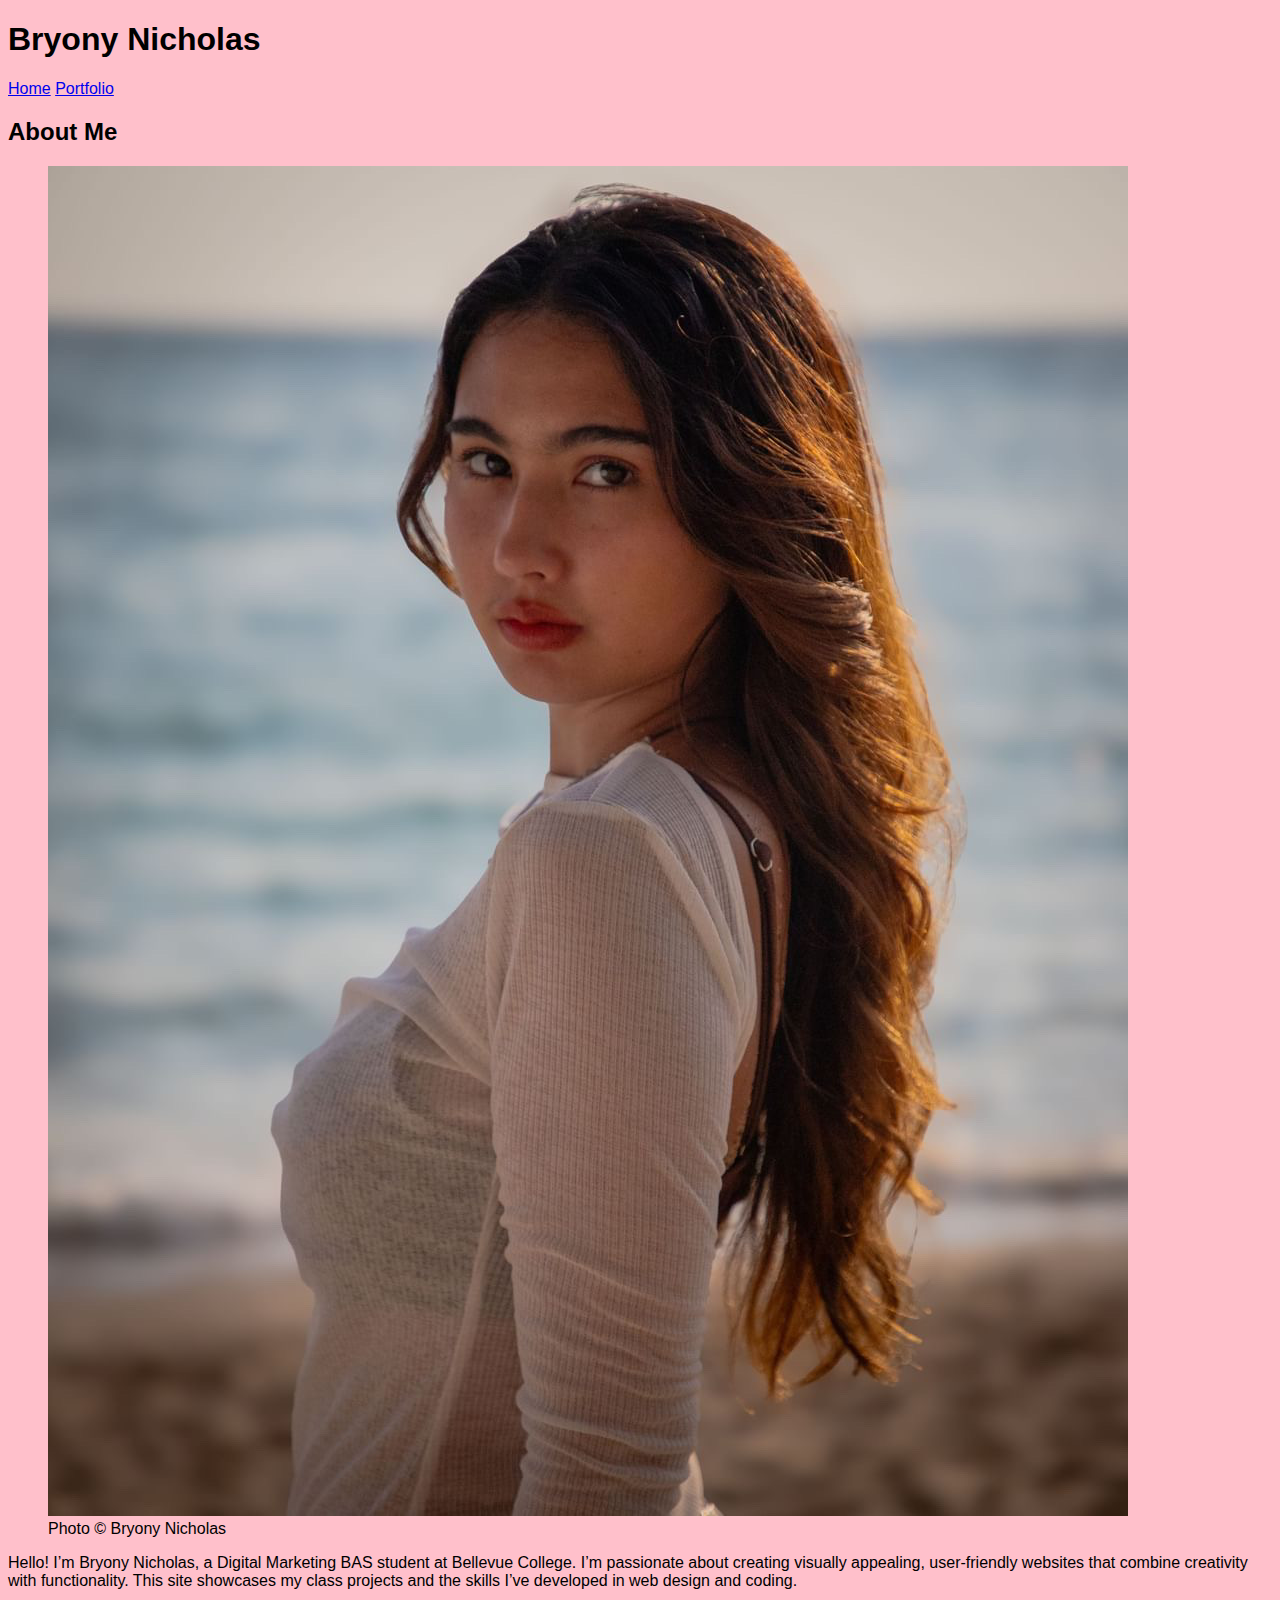
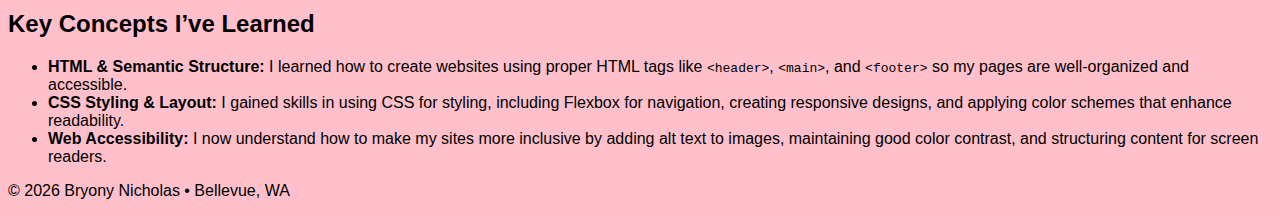
<file: index.html>
<!DOCTYPE html>
<html lang="en">
<head>
    <meta charset="UTF-8">
    <meta name="viewport" content="width=device-width, initial-scale=1.0">
    <title>Bryony Nicholas - Home</title>
    <meta name="description" content="Bryony Nicholas — Digital Marketing BAS student at Bellevue College. Portfolio, web projects, and key concepts learned.">
    <link href="https://fonts.googleapis.com/css2?family=Poppins:wght@300;400;600&display=swap" rel="stylesheet">
    <link rel="stylesheet" href="style.css">
</head>
<body>
    <header>
        <h1>Bryony Nicholas</h1>
        <nav>
            <a href="index.html" class="nav-btn">Home</a>
            <a href="portfolio.html" class="nav-btn">Portfolio</a>
        </nav>
    </header>

    <main>
        <section class="intro readable">
            <h2>About Me</h2>
            <figure>
                <img src="bryony.JPG" alt="Portrait of Bryony Nicholas smiling" class="profile-pic">
                <figcaption>Photo &copy; Bryony Nicholas</figcaption>
            </figure>
            <p>Hello! I’m Bryony Nicholas, a Digital Marketing BAS student at Bellevue College.  
            I’m passionate about creating visually appealing, user-friendly websites that combine creativity with functionality.  
            This site showcases my class projects and the skills I’ve developed in web design and coding.</p>
        </section>

        <section class="concepts readable">
            <h2>Key Concepts I’ve Learned</h2>
            <ul>
                <li><strong>HTML & Semantic Structure:</strong> I learned how to create websites using proper HTML tags like <code>&lt;header&gt;</code>, <code>&lt;main&gt;</code>, and <code>&lt;footer&gt;</code> so my pages are well-organized and accessible.</li>
                <li><strong>CSS Styling & Layout:</strong> I gained skills in using CSS for styling, including Flexbox for navigation, creating responsive designs, and applying color schemes that enhance readability.</li>
                <li><strong>Web Accessibility:</strong> I now understand how to make my sites more inclusive by adding alt text to images, maintaining good color contrast, and structuring content for screen readers.</li>
            </ul>
        </section>
    </main>

    <footer>
        <p>&copy; <span id="year"></span> Bryony Nicholas • Bellevue, WA</p>
        <script>document.getElementById('year').textContent = new Date().getFullYear();</script>
    </footer>
</body>
</html>
</file>
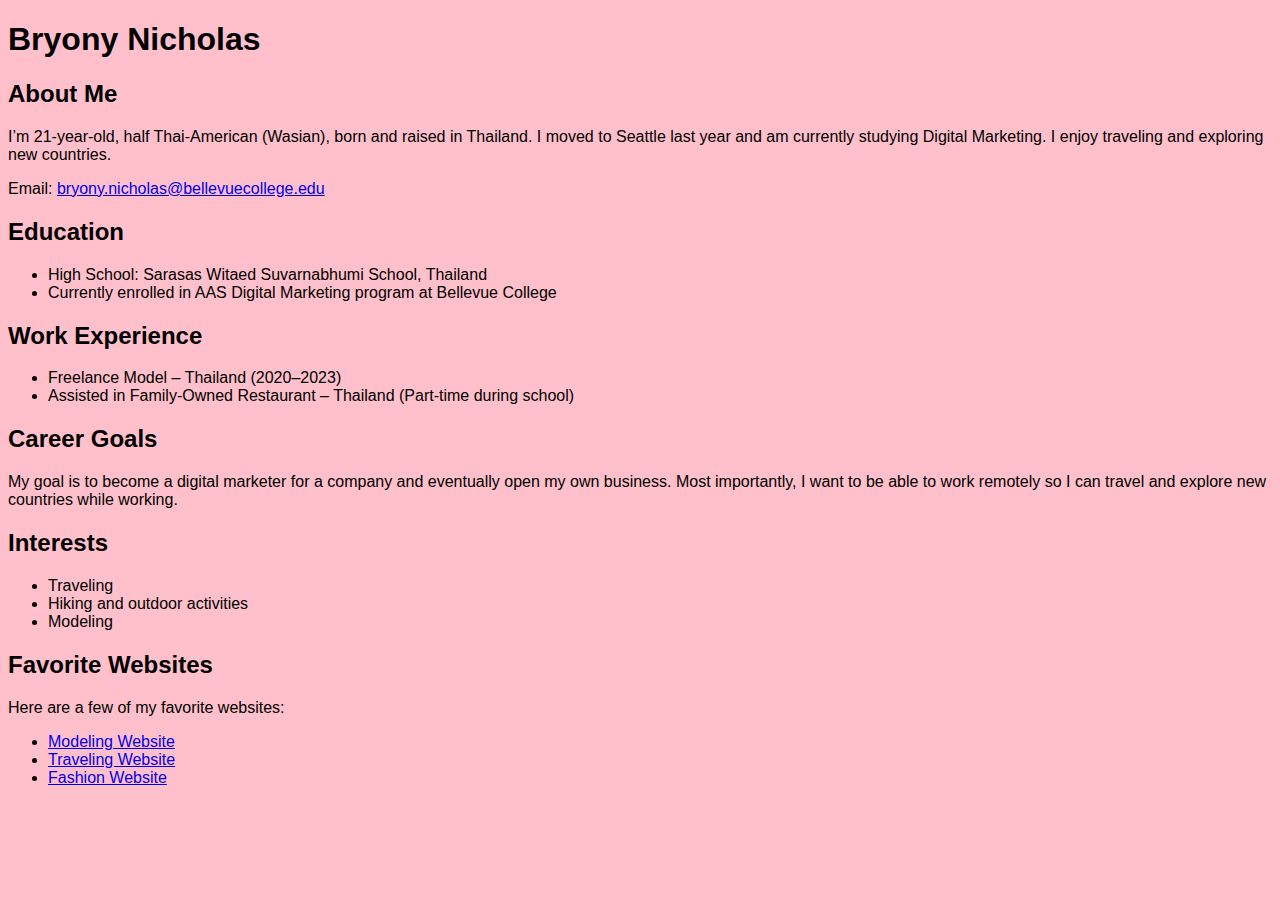
<file: project1/index.html>
<!DOCTYPE html>
<html lang="en">
    <head>
        <meta charset="UTF-8" />
        <title>Bryony Nicholas</title>
        <link rel="stylesheet" href="style.css">
    </head>
    <body>
          <header>
        <h1>Bryony Nicholas</h1>
    </header>

    <section>
        <h2>About Me</h2>
        <p>
            I’m 21-year-old, half Thai-American (Wasian), born and raised in Thailand. I moved to Seattle last year and am currently studying Digital Marketing. I enjoy traveling and exploring new countries.
        </p>
        <p>Email: <a href="mailto:bryony.nicholas@bellevuecollege.edu">bryony.nicholas@bellevuecollege.edu</a></p>
    </section>

    <section>
        <h2>Education</h2>
        <ul>
            <li>High School: Sarasas Witaed Suvarnabhumi School, Thailand</li>
            <li>Currently enrolled in AAS Digital Marketing program at Bellevue College</li>
        </ul>
    </section> 
    <section>
        <h2>Work Experience</h2>
        <ul>
            <li>Freelance Model – Thailand (2020–2023)</li>
            <li>Assisted in Family-Owned Restaurant – Thailand (Part-time during school)</li>
            </ul>
    </section>
    <section>
        <h2>Career Goals</h2>
        <p>
            My goal is to become a digital marketer for a company and eventually open my own business. Most importantly, I want to be able to work remotely so I can travel and explore new countries while working.
        </p>
    </section>
    <section>
        <h2>Interests</h2>
        <ul>
            <li>Traveling</li>
            <li>Hiking and outdoor activities</li>
            <li>Modeling</li>
        </ul>
    </section>
    <section>
        <h2>Favorite Websites</h2>
        <p>Here are a few of my favorite websites:</p>
           <ul>
            <li><a href="https://www.models.com" target="_blank">Modeling Website</a></li>
            <li><a href="https://www.lonelyplanet.com" target="_blank">Traveling Website</a></li>
            <li><a href="https://www.vogue.com" target="_blank">Fashion Website</a></li>
        </ul>
        </section>
        </body>
</html>
</file>
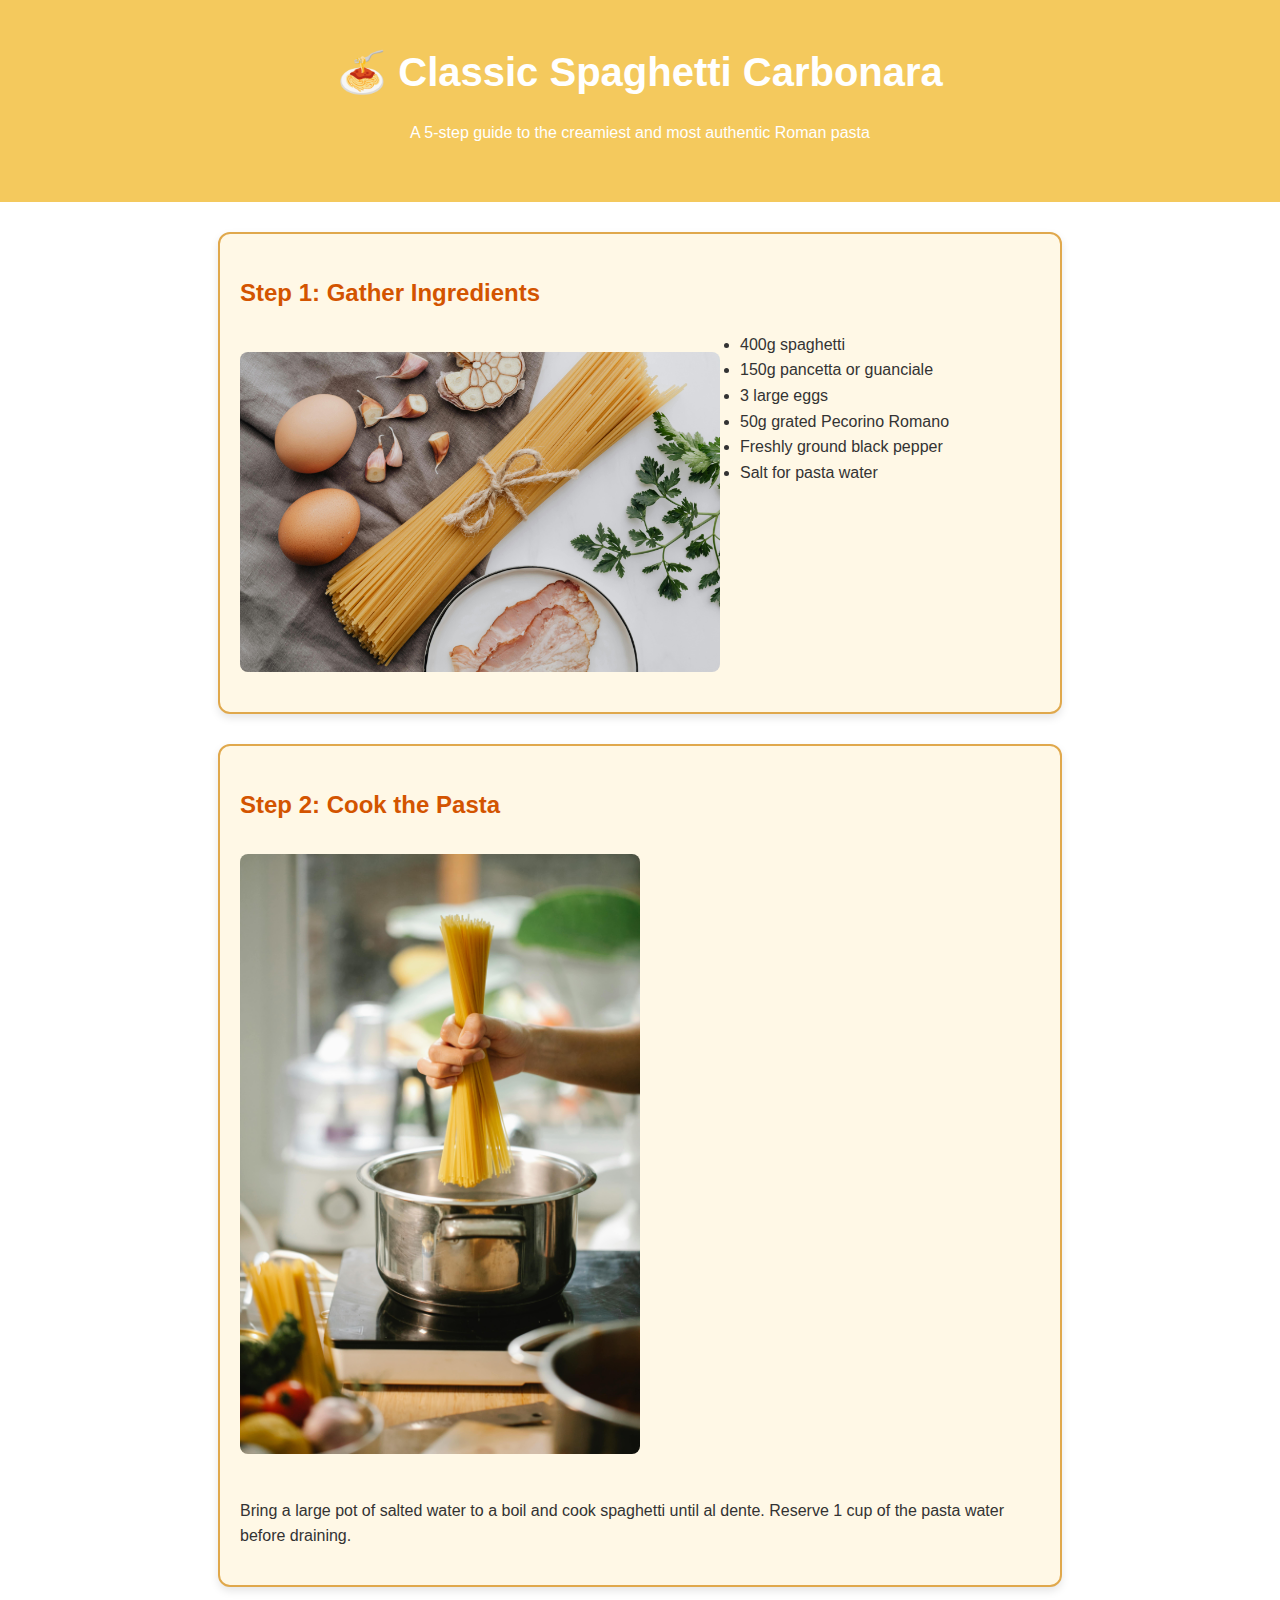
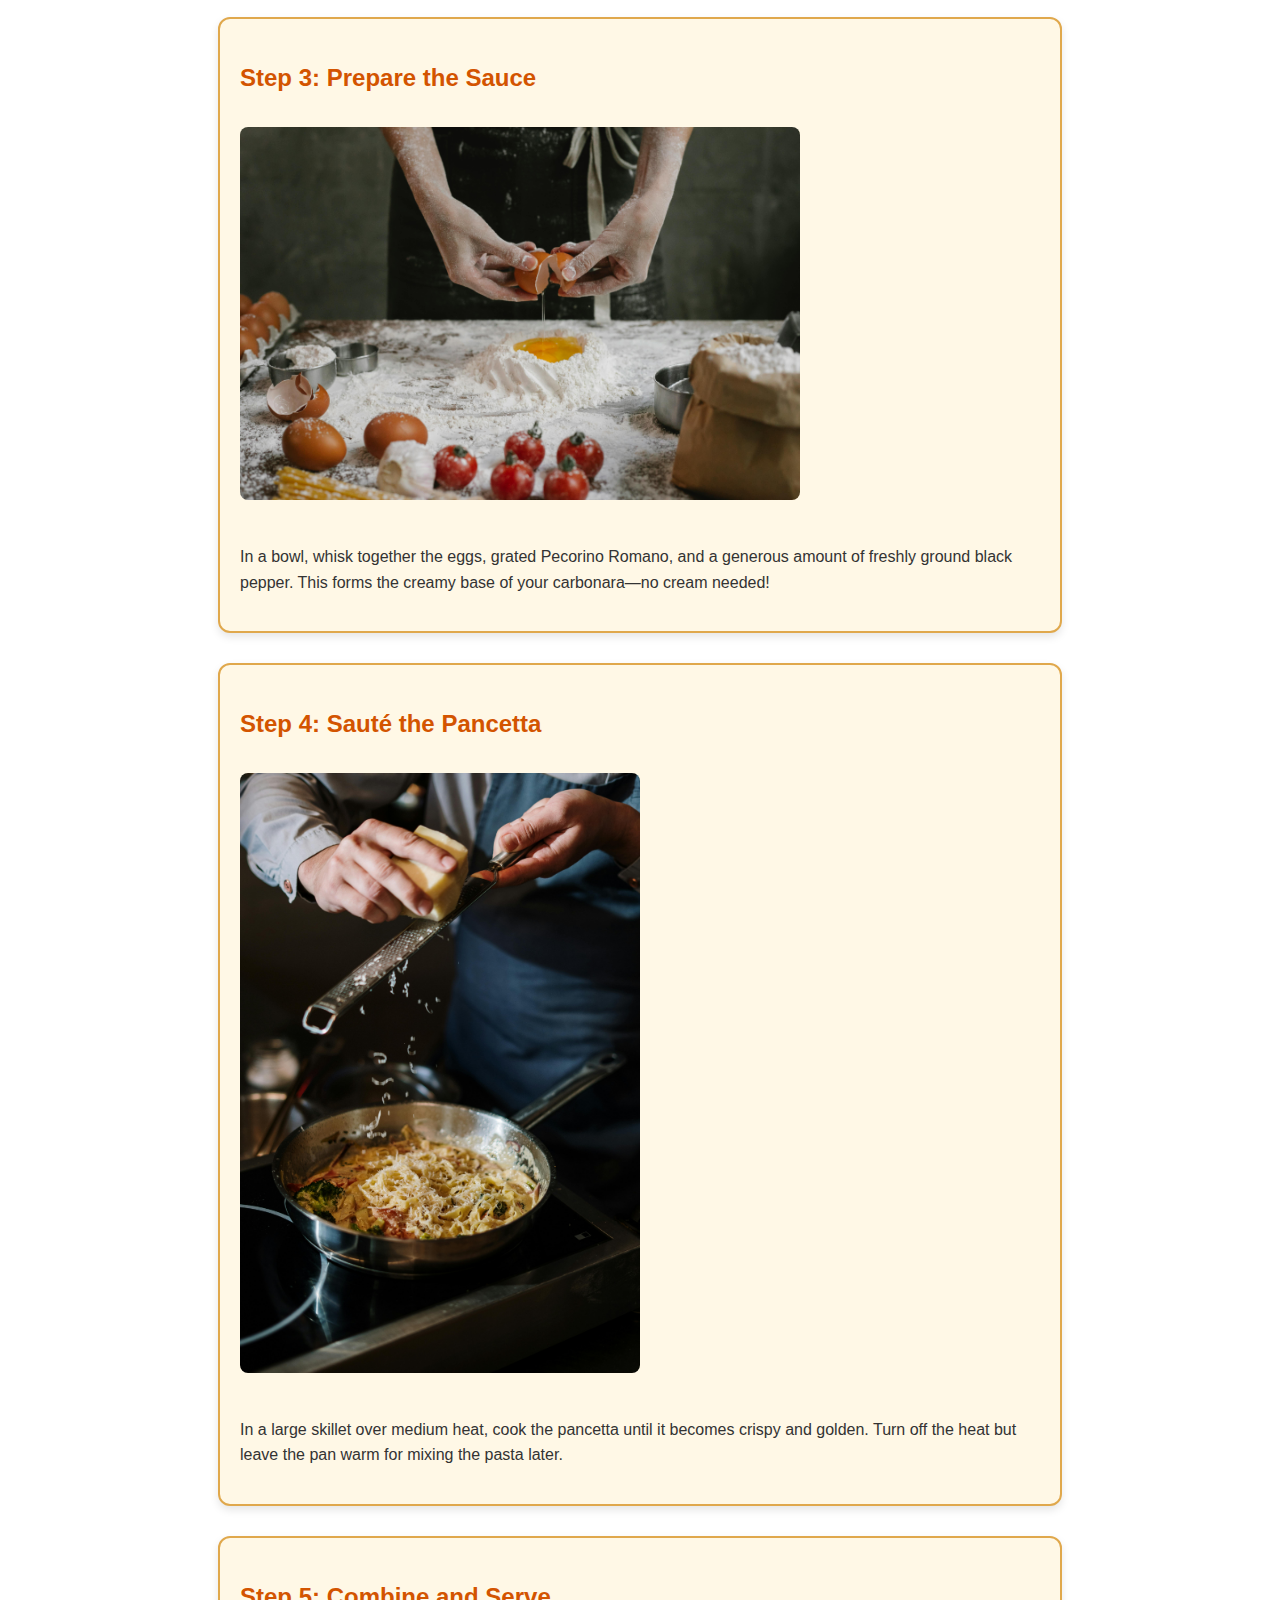
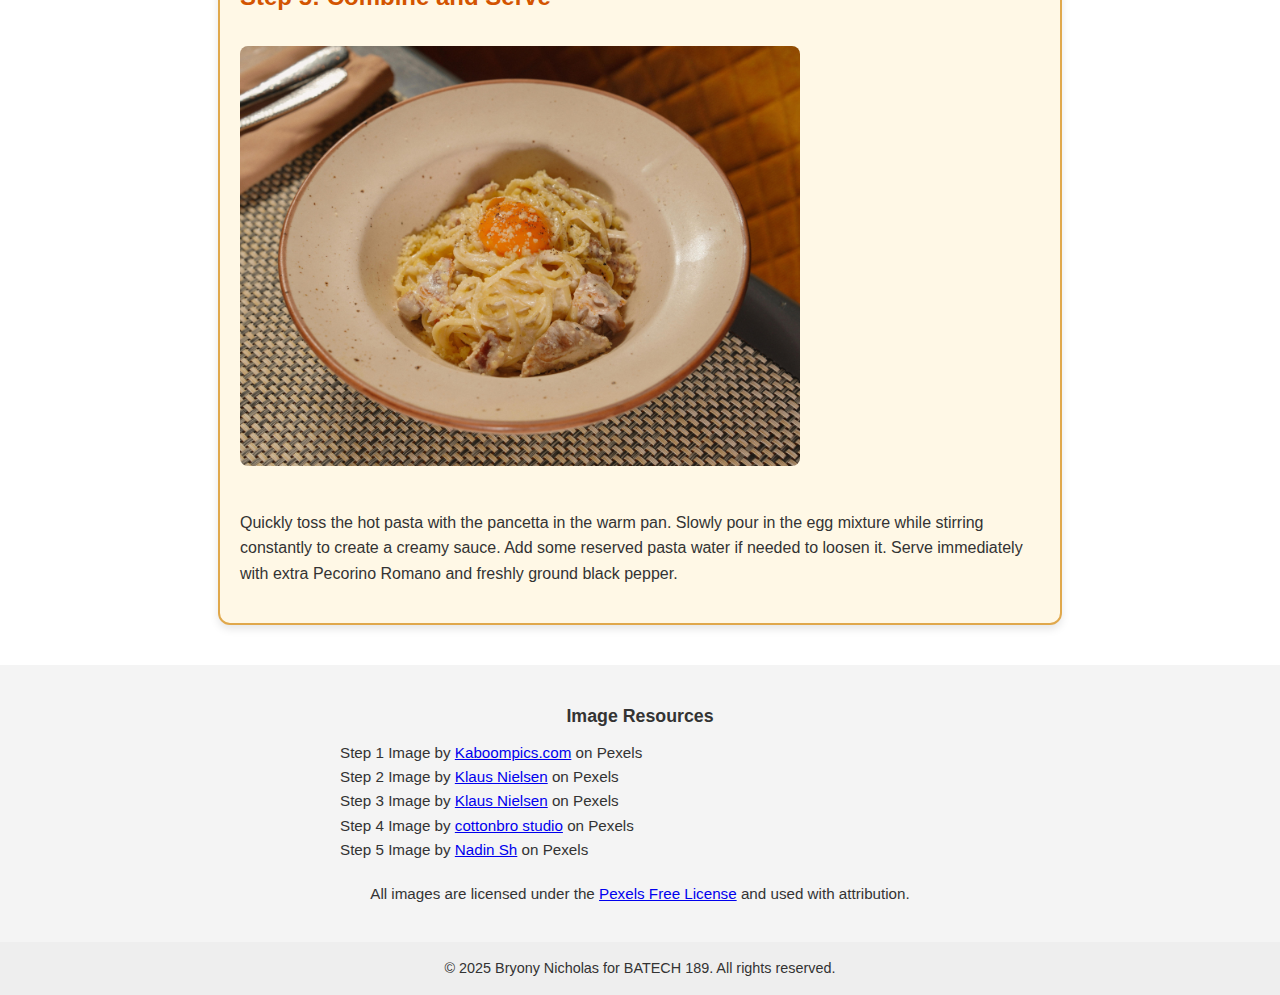
<file: project2/index.html>
<!DOCTYPE html>
<html lang="en">
<head>
<meta charset="UTF-8" />
 <meta name="description" content="A step-by-step guide to making classic spaghetti carbonara.">
  <title>Classic Spaghetti Carbonara</title>
  <style>
    body {
      font-family: 'Segoe UI', sans-serif;
      margin: 0;
      padding: 0;
      line-height: 1.6;
      color: #333;
    }
    header {
      background: #f4c95d;
      color: #fff;
      padding: 40px 20px;
      text-align: center;
    }
    header h1 {
      margin: 0;
      font-size: 2.5em;
    }
    section {
      padding: 30px 20px;
      max-width: 800px;
      margin: auto;
    }
    section img {
      max-width: 100%;
      border-radius: 8px;
      margin: 20px 0;
    }
    h2 {
      color: #da723c;
    }
    footer {
      background: #eee;
      padding: 15px;
      text-align: center;
      font-size: 0.9em;
    }
      .float-left {
  float: left;
  margin-right: 20px;
  width: 60%;
  border-radius: 8px;
}

.clearfix::after {
  content: "";
  display: table;
  clear: both;
}
  </style>
</head>
<body>

<header>
  <h1>🍝 Classic Spaghetti Carbonara</h1>
  <p>A 5-step guide to the creamiest and most authentic Roman pasta</p>
</header>

<section class="clearfix" style="background-color: #fff8e6; border: 2px solid #e0a84c; border-radius: 12px; padding: 20px; margin: 30px auto; width: 90%; max-width: 800px; box-shadow: 0 4px 8px rgba(0,0,0,0.1);">
  <h2 style="color: #d35400;">Step 1: Gather Ingredients</h2>
  <img src="ingredients.jpg" alt="Ingredients laid out for carbonara" class="float-left">
  <ul>
    <li>400g spaghetti</li>
    <li>150g pancetta or guanciale</li>
    <li>3 large eggs</li>
    <li>50g grated Pecorino Romano</li>
    <li>Freshly ground black pepper</li>
    <li>Salt for pasta water</li>
  </ul>
</section>

<section style="background-color: #fff8e6; border: 2px solid #e0a84c; border-radius: 12px; padding: 20px; margin: 30px auto; width: 90%; max-width: 800px; box-shadow: 0 4px 8px rgba(0,0,0,0.1);">
  <h2 style="color: #d35400;">Step 2: Cook the Pasta</h2>
  <img src="boilpasta.jpg" alt="Boiling spaghetti in a pot" style="width: 50%; border-radius: 8px; margin-top: 10px;">
<p>Bring a large pot of salted water to a boil and cook spaghetti until al dente. Reserve 1 cup of the pasta water before draining.</p>
</section>

<section style="background-color: #fff8e6; border: 2px solid #e0a84c; border-radius: 12px; padding: 20px; margin: 30px auto; width: 90%; max-width: 800px; box-shadow: 0 4px 8px rgba(0,0,0,0.1);">
  <h2 style="color: #d35400;">Step 3: Prepare the Sauce</h2>
  <img src="mix.jpg" alt="Egg and cheese mixture being prepared" style="width: 70%; border-radius: 8px; margin-top: 10px;">
  <p>In a bowl, whisk together the eggs, grated Pecorino Romano, and a generous amount of freshly ground black pepper. This forms the creamy base of your carbonara—no cream needed!</p>
</section>

<section style="background-color: #fff8e6; border: 2px solid #e0a84c; border-radius: 12px; padding: 20px; margin: 30px auto; width: 90%; max-width: 800px; box-shadow: 0 4px 8px rgba(0,0,0,0.1);">
  <h2 style="color: #d35400;">Step 4: Sauté the Pancetta</h2>
  <img src="cooking.jpg" alt="Cooking pancetta in a pan" style="width: 50%; border-radius: 8px; margin-top: 10px;">
  <p>In a large skillet over medium heat, cook the pancetta until it becomes crispy and golden. Turn off the heat but leave the pan warm for mixing the pasta later.</p>
</section>

<section style="background-color: #fff8e6; border: 2px solid #e0a84c; border-radius: 12px; padding: 20px; margin: 30px auto; width: 90%; max-width: 800px; box-shadow: 0 4px 8px rgba(0,0,0,0.1);">
  <h2 style="color: #d35400;">Step 5: Combine and Serve</h2>
  <img src="carbonara.jpg" alt="Finished spaghetti carbonara on a plate" style="width: 70%; border-radius: 8px; margin-top: 10px;">
<p>Quickly toss the hot pasta with the pancetta in the warm pan. Slowly pour in the egg mixture while stirring constantly to create a creamy sauce. Add some reserved pasta water if needed to loosen it. Serve immediately with extra Pecorino Romano and freshly ground black pepper.</p>
</section>

<footer style="background-color: #f4f4f4; padding: 20px; margin-top: 40px; font-size: 0.95em; line-height: 1.6; text-align: center;">
  <h3 style="margin-bottom: 10px;">Image Resources</h3>
  <ul style="list-style-type: none; padding: 0; margin: 0 auto; max-width: 600px; text-align: left;">
    <li>Step 1 Image by <a href="https://www.pexels.com/photo/photo-of-bacon-beside-pasta-4038788/" target="_blank">Kaboompics.com</a> on Pexels</li>
    <li>Step 2 Image by <a href="https://www.pexels.com/photo/crop-faceless-chef-putting-spaghetti-into-saucepan-in-kitchen-6287467/" target="_blank">Klaus Nielsen</a> on Pexels</li>
    <li>Step 3 Image by <a href="https://www.pexels.com/photo/cook-adding-egg-to-flour-and-oil-while-cooking-6287236/" target="_blank">Klaus Nielsen</a> on Pexels</li>
    <li>Step 4 Image by <a href="https://www.pexels.com/photo/person-holding-stainless-steel-cooking-pot-with-pasta-4253124/" target="_blank">cottonbro studio</a> on Pexels</li>
    <li>Step 5 Image by <a href="https://www.pexels.com/photo/photo-of-pasta-with-egg-20352389/" target="_blank">Nadin Sh</a> on Pexels</li>
  </ul>
  <p style="margin-top: 20px;">All images are licensed under the <a href="https://www.pexels.com/license/" target="_blank">Pexels Free License</a> and used with attribution.</p>
</footer>
<footer>
    &copy; 2025 Bryony Nicholas for BATECH 189. All rights reserved.
</footer>
</body>
</html>
</file>
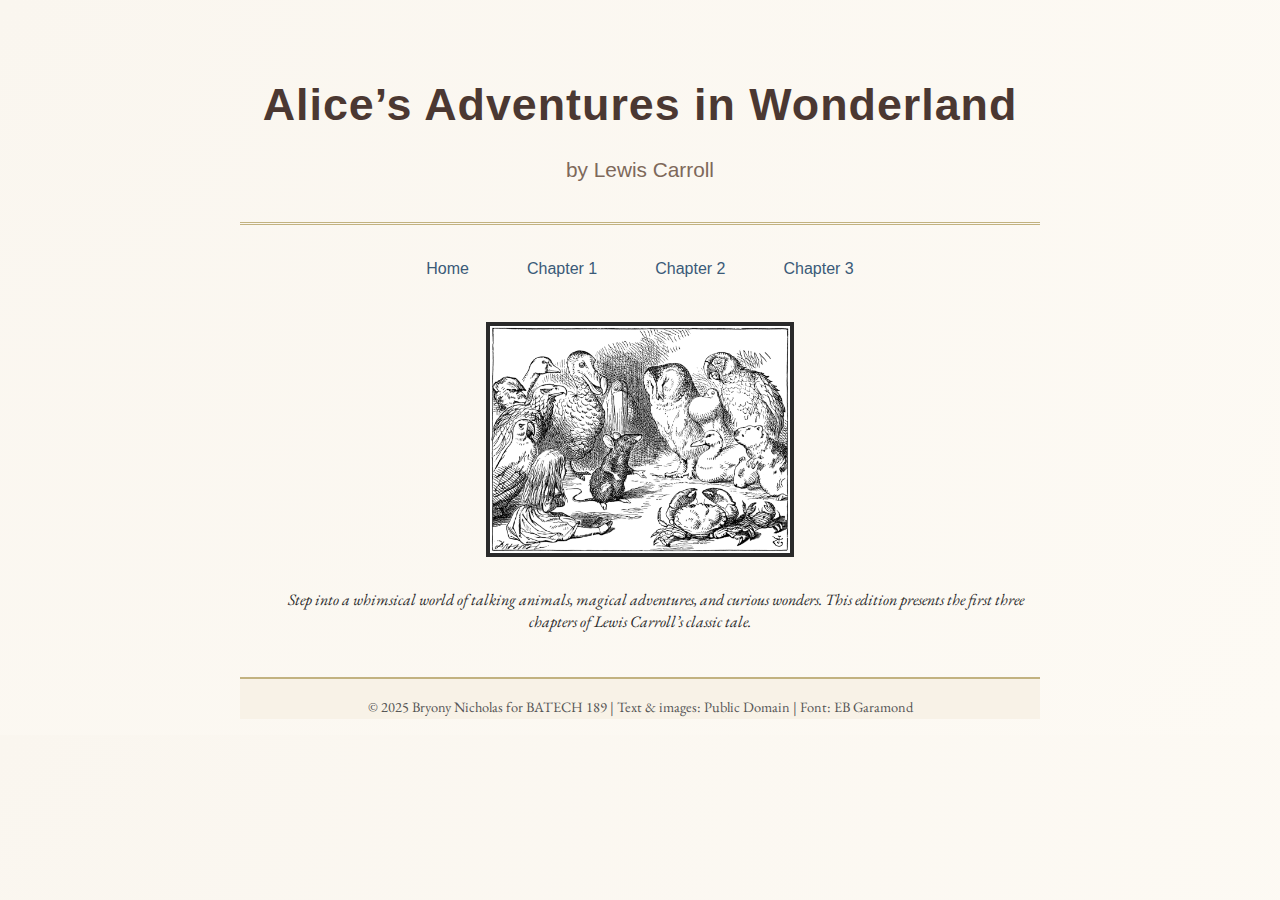
<file: project4/index.html>
<!DOCTYPE html>
<html lang="en">
<head>
    <meta charset="UTF-8">
    <meta name="viewport" content="width=device-width, initial-scale=1.0">
    <title>Alice’s Adventures in Wonderland</title>
    <link href="https://fonts.googleapis.com/css2?family=EB+Garamond&display=swap" rel="stylesheet">
    <link rel="stylesheet" href="style.css">
    <style>
        .cover-image {
            display: block;
            margin: 2em auto;
            max-width: 300px;
            border: 4px solid #2a2a2a;
        }
        .intro-text {
            text-align: center;
            font-style: italic;
        }
    </style>
</head>
<body>
    <header>
        <h1>Alice’s Adventures in Wonderland</h1>
        <h2>by Lewis Carroll</h2>
    </header>
    <nav class="top-nav">
        <a href="index.html">Home</a>
        <a href="chapter1.html">Chapter 1</a>
        <a href="chapter2.html">Chapter 2</a>
        <a href="chapter3.html">Chapter 3</a>
    </nav>
    <main>
        <img src="cover.png" alt="Cover of Alice’s Adventures in Wonderland" class="cover-image">
        <p class="intro-text">
            Step into a whimsical world of talking animals, magical adventures, and curious wonders. This edition presents the first three chapters of Lewis Carroll’s classic tale.
        </p>
    </main>
    <footer>
        &copy; 2025 Bryony Nicholas for BATECH 189 | Text & images: Public Domain | Font: EB Garamond
    </footer>
</body>
</html>
</file>
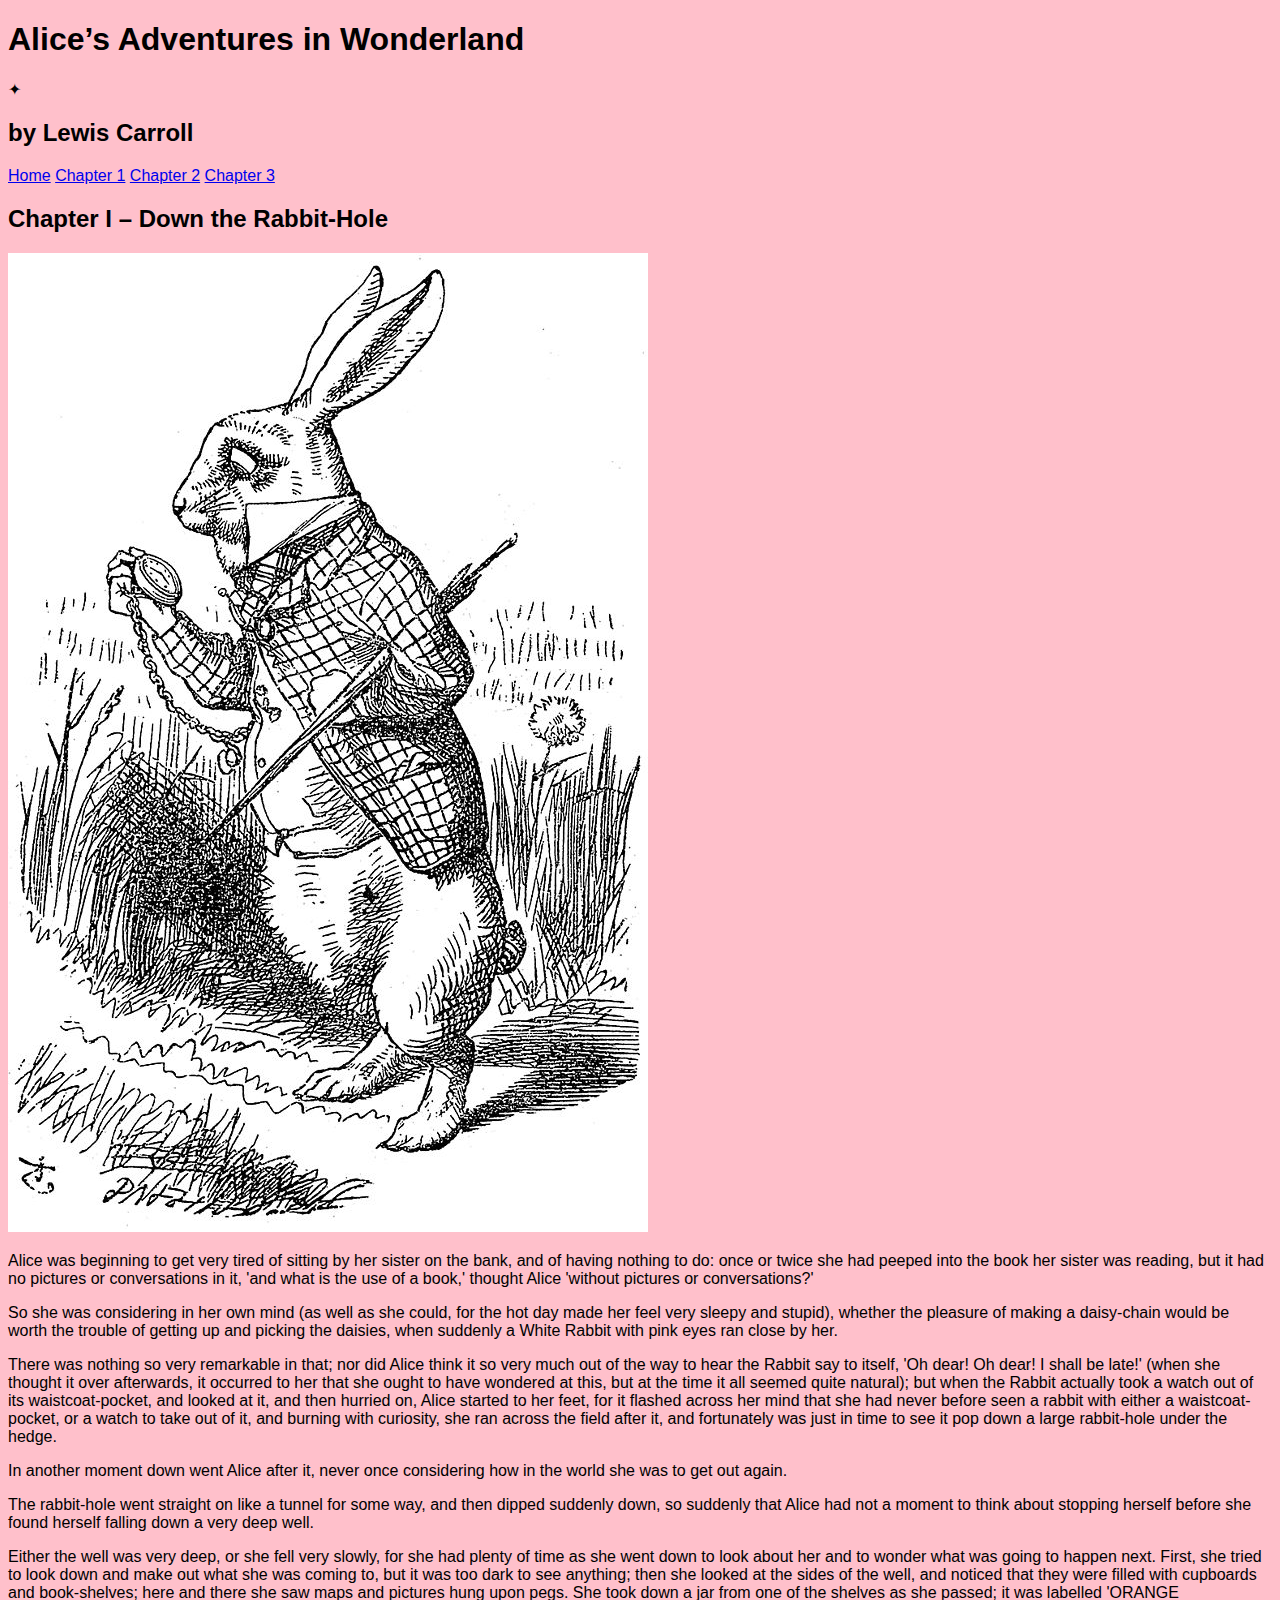
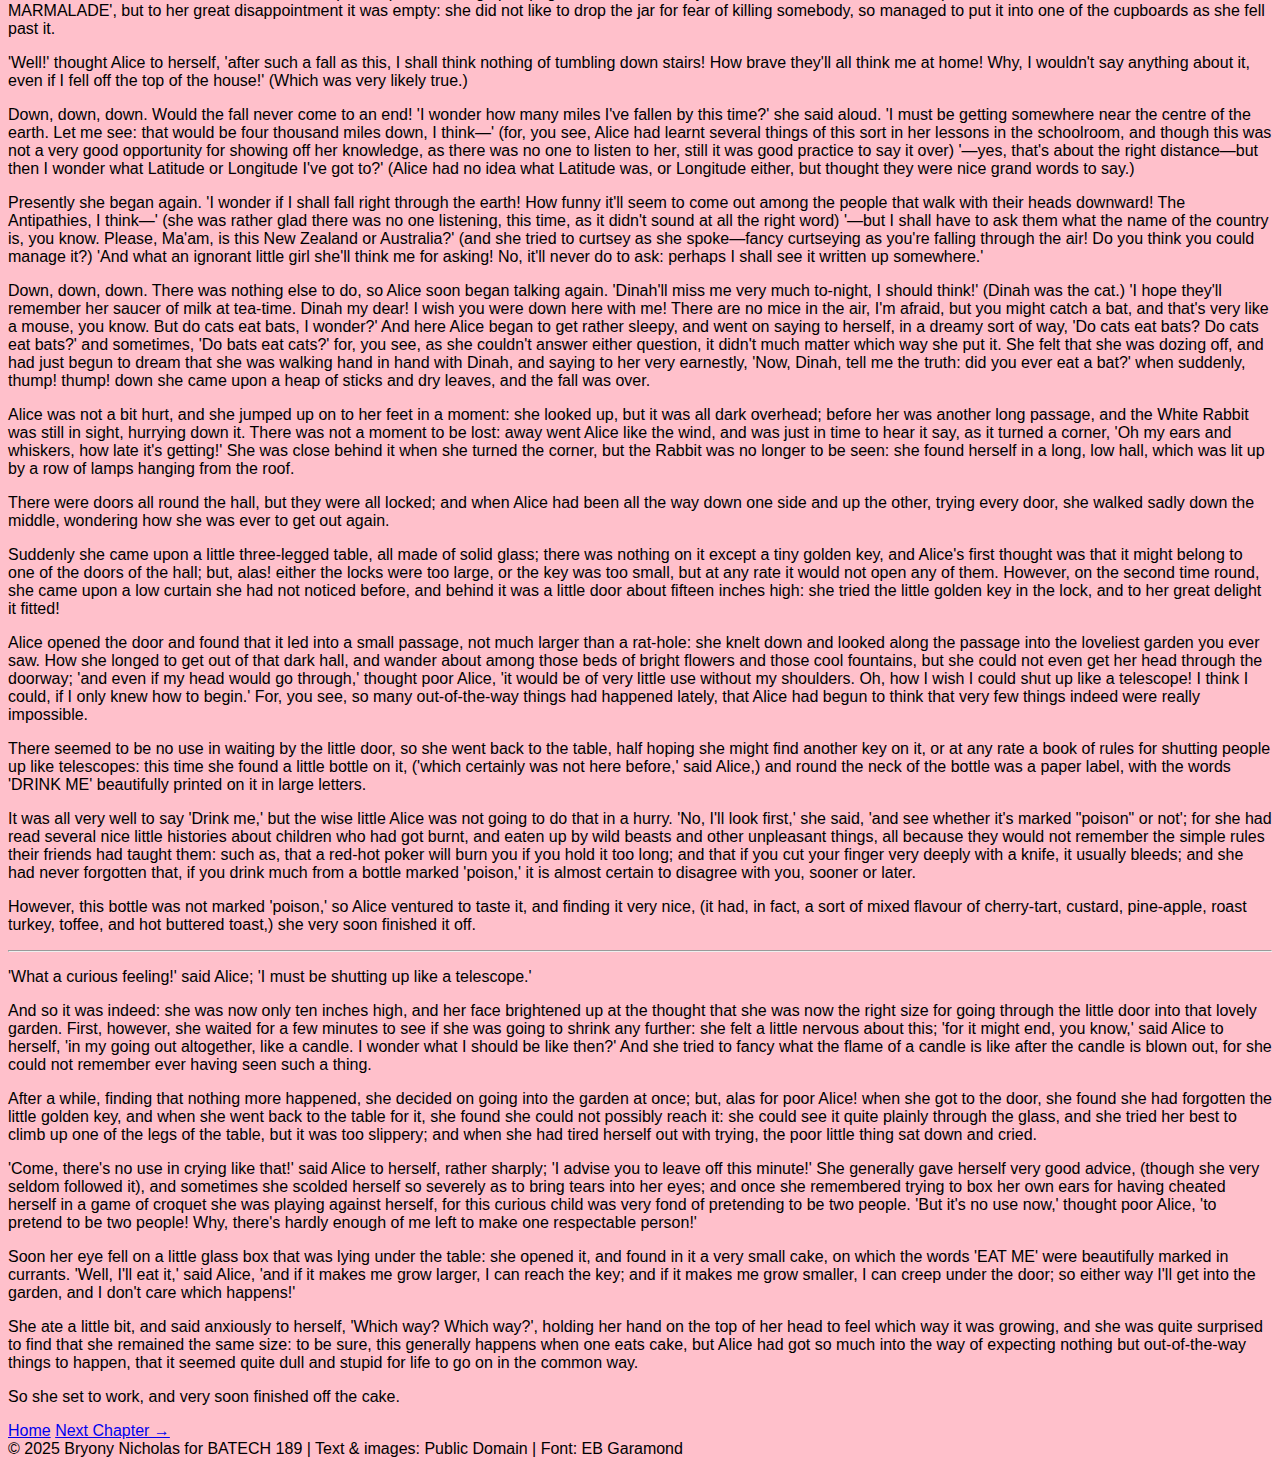
<file: chapter1.html>
<!DOCTYPE html>
<html lang="en">
<head>
    <meta charset="UTF-8">
    <meta name="viewport" content="width=device-width, initial-scale=1.0">
    <title>Chapter 1 – Down the Rabbit-Hole</title>
    <link href="https://fonts.googleapis.com/css2?family=EB+Garamond&family=Open+Sans&display=swap" rel="stylesheet">
    <link rel="stylesheet" href="style.css">
</head>
<body>
    <header>
        <h1>Alice’s Adventures in Wonderland</h1>
        <div class="header-divider"><span>✦</span></div>
        <h2>by Lewis Carroll</h2>
    </header>

    <nav class="top-nav">
        <a href="index.html">Home</a>
        <a href="chapter1.html" class="active">Chapter 1</a>
        <a href="chapter2.html">Chapter 2</a>
        <a href="chapter3.html">Chapter 3</a>
    </nav>

<main>
    <h2 class="chapter-title">Chapter I – Down the Rabbit-Hole</h2>

    <img src="rabbithole.jpg" alt="Alice looking into the rabbit hole" class="float-img">

    <p>Alice was beginning to get very tired of sitting by her sister on the bank, and of having nothing to do: once or twice she had peeped into the book her sister was reading, but it had no pictures or conversations in it, 'and what is the use of a book,' thought Alice 'without pictures or conversations?'</p>

    <p>So she was considering in her own mind (as well as she could, for the hot day made her feel very sleepy and stupid), whether the pleasure of making a daisy-chain would be worth the trouble of getting up and picking the daisies, when suddenly a White Rabbit with pink eyes ran close by her.</p>

    <p>There was nothing so very remarkable in that; nor did Alice think it so very much out of the way to hear the Rabbit say to itself, 'Oh dear! Oh dear! I shall be late!' (when she thought it over afterwards, it occurred to her that she ought to have wondered at this, but at the time it all seemed quite natural); but when the Rabbit actually took a watch out of its waistcoat-pocket, and looked at it, and then hurried on, Alice started to her feet, for it flashed across her mind that she had never before seen a rabbit with either a waistcoat-pocket, or a watch to take out of it, and burning with curiosity, she ran across the field after it, and fortunately was just in time to see it pop down a large rabbit-hole under the hedge.</p>

    <p>In another moment down went Alice after it, never once considering how in the world she was to get out again.</p>

    <p>The rabbit-hole went straight on like a tunnel for some way, and then dipped suddenly down, so suddenly that Alice had not a moment to think about stopping herself before she found herself falling down a very deep well.</p>

    <p>Either the well was very deep, or she fell very slowly, for she had plenty of time as she went down to look about her and to wonder what was going to happen next. First, she tried to look down and make out what she was coming to, but it was too dark to see anything; then she looked at the sides of the well, and noticed that they were filled with cupboards and book-shelves; here and there she saw maps and pictures hung upon pegs. She took down a jar from one of the shelves as she passed; it was labelled 'ORANGE MARMALADE', but to her great disappointment it was empty: she did not like to drop the jar for fear of killing somebody, so managed to put it into one of the cupboards as she fell past it.</p>

    <p>'Well!' thought Alice to herself, 'after such a fall as this, I shall think nothing of tumbling down stairs! How brave they'll all think me at home! Why, I wouldn't say anything about it, even if I fell off the top of the house!' (Which was very likely true.)</p>

    <p>Down, down, down. Would the fall never come to an end! 'I wonder how many miles I've fallen by this time?' she said aloud. 'I must be getting somewhere near the centre of the earth. Let me see: that would be four thousand miles down, I think—' (for, you see, Alice had learnt several things of this sort in her lessons in the schoolroom, and though this was not a very good opportunity for showing off her knowledge, as there was no one to listen to her, still it was good practice to say it over) '—yes, that's about the right distance—but then I wonder what Latitude or Longitude I've got to?' (Alice had no idea what Latitude was, or Longitude either, but thought they were nice grand words to say.)</p>

    <p>Presently she began again. 'I wonder if I shall fall right through the earth! How funny it'll seem to come out among the people that walk with their heads downward! The Antipathies, I think—' (she was rather glad there was no one listening, this time, as it didn't sound at all the right word) '—but I shall have to ask them what the name of the country is, you know. Please, Ma'am, is this New Zealand or Australia?' (and she tried to curtsey as she spoke—fancy curtseying as you're falling through the air! Do you think you could manage it?) 'And what an ignorant little girl she'll think me for asking! No, it'll never do to ask: perhaps I shall see it written up somewhere.'</p>

    <p>Down, down, down. There was nothing else to do, so Alice soon began talking again. 'Dinah'll miss me very much to-night, I should think!' (Dinah was the cat.) 'I hope they'll remember her saucer of milk at tea-time. Dinah my dear! I wish you were down here with me! There are no mice in the air, I'm afraid, but you might catch a bat, and that's very like a mouse, you know. But do cats eat bats, I wonder?' And here Alice began to get rather sleepy, and went on saying to herself, in a dreamy sort of way, 'Do cats eat bats? Do cats eat bats?' and sometimes, 'Do bats eat cats?' for, you see, as she couldn't answer either question, it didn't much matter which way she put it. She felt that she was dozing off, and had just begun to dream that she was walking hand in hand with Dinah, and saying to her very earnestly, 'Now, Dinah, tell me the truth: did you ever eat a bat?' when suddenly, thump! thump! down she came upon a heap of sticks and dry leaves, and the fall was over.</p>

    <p>Alice was not a bit hurt, and she jumped up on to her feet in a moment: she looked up, but it was all dark overhead; before her was another long passage, and the White Rabbit was still in sight, hurrying down it. There was not a moment to be lost: away went Alice like the wind, and was just in time to hear it say, as it turned a corner, 'Oh my ears and whiskers, how late it's getting!' She was close behind it when she turned the corner, but the Rabbit was no longer to be seen: she found herself in a long, low hall, which was lit up by a row of lamps hanging from the roof.</p>

    <p>There were doors all round the hall, but they were all locked; and when Alice had been all the way down one side and up the other, trying every door, she walked sadly down the middle, wondering how she was ever to get out again.</p>

    <p>Suddenly she came upon a little three-legged table, all made of solid glass; there was nothing on it except a tiny golden key, and Alice's first thought was that it might belong to one of the doors of the hall; but, alas! either the locks were too large, or the key was too small, but at any rate it would not open any of them. However, on the second time round, she came upon a low curtain she had not noticed before, and behind it was a little door about fifteen inches high: she tried the little golden key in the lock, and to her great delight it fitted!</p>

    <p>Alice opened the door and found that it led into a small passage, not much larger than a rat-hole: she knelt down and looked along the passage into the loveliest garden you ever saw. How she longed to get out of that dark hall, and wander about among those beds of bright flowers and those cool fountains, but she could not even get her head through the doorway; 'and even if my head would go through,' thought poor Alice, 'it would be of very little use without my shoulders. Oh, how I wish I could shut up like a telescope! I think I could, if I only knew how to begin.' For, you see, so many out-of-the-way things had happened lately, that Alice had begun to think that very few things indeed were really impossible.</p>

    <p>There seemed to be no use in waiting by the little door, so she went back to the table, half hoping she might find another key on it, or at any rate a book of rules for shutting people up like telescopes: this time she found a little bottle on it, ('which certainly was not here before,' said Alice,) and round the neck of the bottle was a paper label, with the words 'DRINK ME' beautifully printed on it in large letters.</p>

    <p>It was all very well to say 'Drink me,' but the wise little Alice was not going to do that in a hurry. 'No, I'll look first,' she said, 'and see whether it's marked "poison" or not'; for she had read several nice little histories about children who had got burnt, and eaten up by wild beasts and other unpleasant things, all because they would not remember the simple rules their friends had taught them: such as, that a red-hot poker will burn you if you hold it too long; and that if you cut your finger very deeply with a knife, it usually bleeds; and she had never forgotten that, if you drink much from a bottle marked 'poison,' it is almost certain to disagree with you, sooner or later.</p>

    <p>However, this bottle was not marked 'poison,' so Alice ventured to taste it, and finding it very nice, (it had, in fact, a sort of mixed flavour of cherry-tart, custard, pine-apple, roast turkey, toffee, and hot buttered toast,) she very soon finished it off.</p>

    <hr>

    <p>'What a curious feeling!' said Alice; 'I must be shutting up like a telescope.'</p>

    <p>And so it was indeed: she was now only ten inches high, and her face brightened up at the thought that she was now the right size for going through the little door into that lovely garden. First, however, she waited for a few minutes to see if she was going to shrink any further: she felt a little nervous about this; 'for it might end, you know,' said Alice to herself, 'in my going out altogether, like a candle. I wonder what I should be like then?' And she tried to fancy what the flame of a candle is like after the candle is blown out, for she could not remember ever having seen such a thing.</p>

    <p>After a while, finding that nothing more happened, she decided on going into the garden at once; but, alas for poor Alice! when she got to the door, she found she had forgotten the little golden key, and when she went back to the table for it, she found she could not possibly reach it: she could see it quite plainly through the glass, and she tried her best to climb up one of the legs of the table, but it was too slippery; and when she had tired herself out with trying, the poor little thing sat down and cried.</p>

    <p>'Come, there's no use in crying like that!' said Alice to herself, rather sharply; 'I advise you to leave off this minute!' She generally gave herself very good advice, (though she very seldom followed it), and sometimes she scolded herself so severely as to bring tears into her eyes; and once she remembered trying to box her own ears for having cheated herself in a game of croquet she was playing against herself, for this curious child was very fond of pretending to be two people. 'But it's no use now,' thought poor Alice, 'to pretend to be two people! Why, there's hardly enough of me left to make one respectable person!'</p>

    <p>Soon her eye fell on a little glass box that was lying under the table: she opened it, and found in it a very small cake, on which the words 'EAT ME' were beautifully marked in currants. 'Well, I'll eat it,' said Alice, 'and if it makes me grow larger, I can reach the key; and if it makes me grow smaller, I can creep under the door; so either way I'll get into the garden, and I don't care which happens!'</p>

    <p>She ate a little bit, and said anxiously to herself, 'Which way? Which way?', holding her hand on the top of her head to feel which way it was growing, and she was quite surprised to find that she remained the same size: to be sure, this generally happens when one eats cake, but Alice had got so much into the way of expecting nothing but out-of-the-way things to happen, that it seemed quite dull and stupid for life to go on in the common way.</p>

    <p>So she set to work, and very soon finished off the cake.</p>
</main>

  


    <nav class="bottom-nav">
        <a href="index.html">Home</a>
        <a href="chapter2.html">Next Chapter →</a>
    </nav>
    <footer>
        &copy; 2025 Bryony Nicholas for BATECH 189 | Text & images: Public Domain | Font: EB Garamond
    </footer>
</body>
</html>
</file>
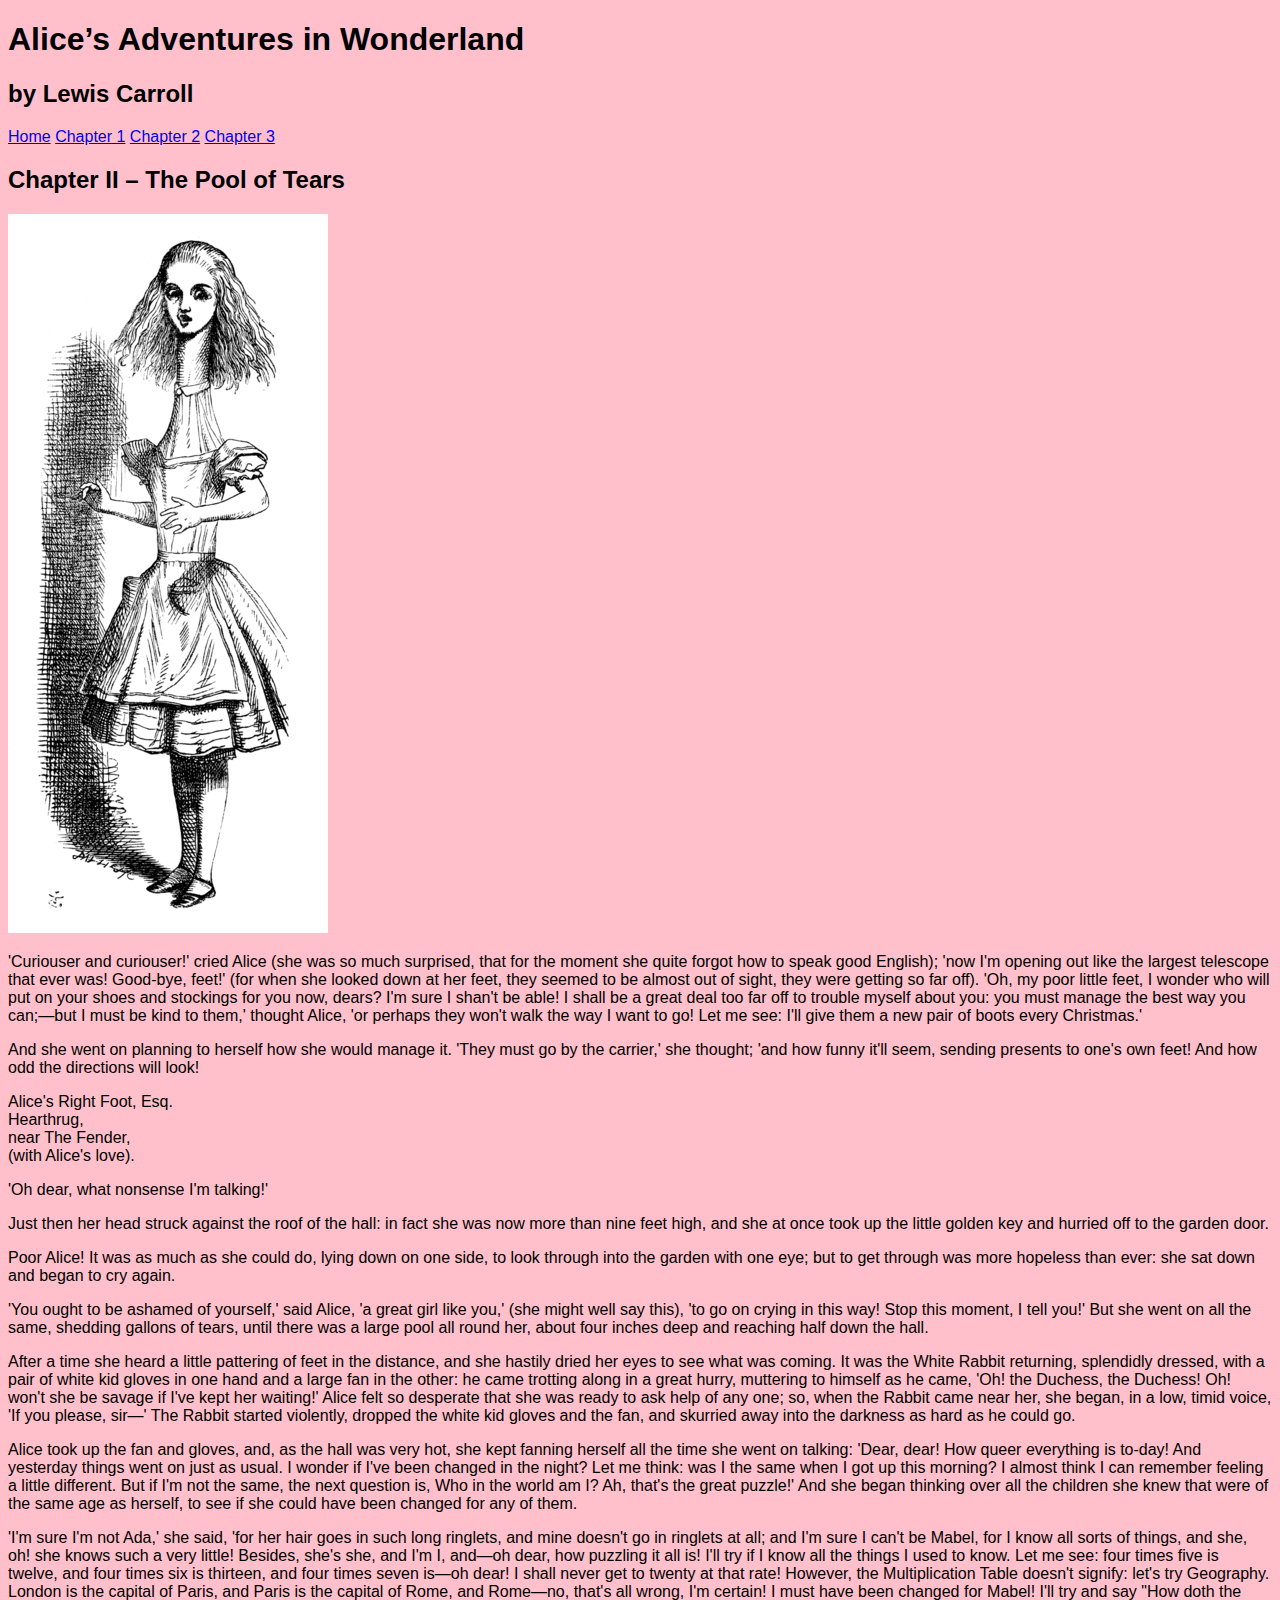
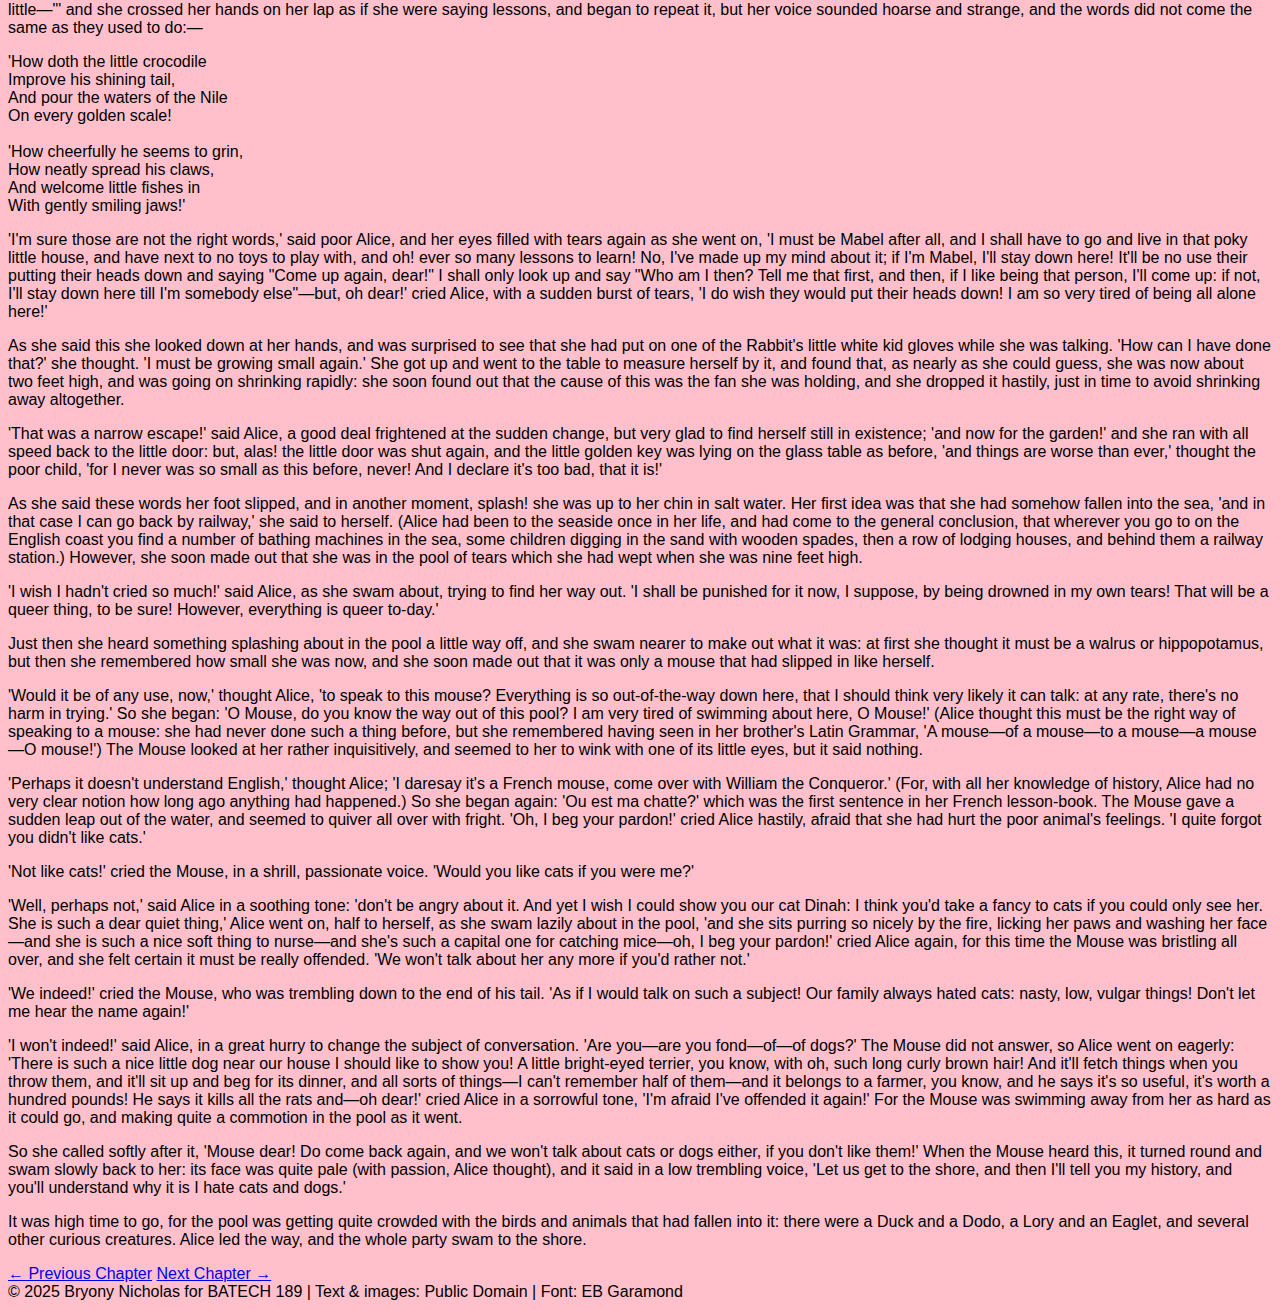
<file: chapter2.html>
<!DOCTYPE html>
<html lang="en">
<head>
    <meta charset="UTF-8">
    <meta name="viewport" content="width=device-width, initial-scale=1.0">
    <title>Chapter 2 – Alice’s Adventures in Wonderland</title>
    <link href="https://fonts.googleapis.com/css2?family=EB+Garamond&display=swap" rel="stylesheet">
    <link rel="stylesheet" href="style.css">
</head>
<body>
    <header>
        <h1>Alice’s Adventures in Wonderland</h1>
        <h2>by Lewis Carroll</h2>
    </header>
    <nav class="top-nav">
        <a href="index.html">Home</a>
        <a href="chapter1.html">Chapter 1</a>
        <a href="chapter2.html">Chapter 2</a>
        <a href="chapter3.html">Chapter 3</a>
    </nav>
   
    <main>
    <h2 class="chapter-title">Chapter II – The Pool of Tears</h2>

    <img src="pooloftears.png" alt="Alice swimming in a pool of tears" class="float-img">

    <p>'Curiouser and curiouser!' cried Alice (she was so much surprised, that for the moment she quite forgot how to speak good English); 'now I'm opening out like the largest telescope that ever was! Good-bye, feet!' (for when she looked down at her feet, they seemed to be almost out of sight, they were getting so far off). 'Oh, my poor little feet, I wonder who will put on your shoes and stockings for you now, dears? I'm sure I shan't be able! I shall be a great deal too far off to trouble myself about you: you must manage the best way you can;—but I must be kind to them,' thought Alice, 'or perhaps they won't walk the way I want to go! Let me see: I'll give them a new pair of boots every Christmas.'</p>

    <p>And she went on planning to herself how she would manage it. 'They must go by the carrier,' she thought; 'and how funny it'll seem, sending presents to one's own feet! And how odd the directions will look!</p>

    <p>
        Alice's Right Foot, Esq.<br>
        Hearthrug,<br>
        near The Fender,<br>
        (with Alice's love).
    </p>

    <p>'Oh dear, what nonsense I'm talking!'</p>

    <p>Just then her head struck against the roof of the hall: in fact she was now more than nine feet high, and she at once took up the little golden key and hurried off to the garden door.</p>

    <p>Poor Alice! It was as much as she could do, lying down on one side, to look through into the garden with one eye; but to get through was more hopeless than ever: she sat down and began to cry again.</p>

    <p>'You ought to be ashamed of yourself,' said Alice, 'a great girl like you,' (she might well say this), 'to go on crying in this way! Stop this moment, I tell you!' But she went on all the same, shedding gallons of tears, until there was a large pool all round her, about four inches deep and reaching half down the hall.</p>

    <p>After a time she heard a little pattering of feet in the distance, and she hastily dried her eyes to see what was coming. It was the White Rabbit returning, splendidly dressed, with a pair of white kid gloves in one hand and a large fan in the other: he came trotting along in a great hurry, muttering to himself as he came, 'Oh! the Duchess, the Duchess! Oh! won't she be savage if I've kept her waiting!' Alice felt so desperate that she was ready to ask help of any one; so, when the Rabbit came near her, she began, in a low, timid voice, 'If you please, sir—' The Rabbit started violently, dropped the white kid gloves and the fan, and skurried away into the darkness as hard as he could go.</p>

    <p>Alice took up the fan and gloves, and, as the hall was very hot, she kept fanning herself all the time she went on talking: 'Dear, dear! How queer everything is to-day! And yesterday things went on just as usual. I wonder if I've been changed in the night? Let me think: was I the same when I got up this morning? I almost think I can remember feeling a little different. But if I'm not the same, the next question is, Who in the world am I? Ah, that's the great puzzle!' And she began thinking over all the children she knew that were of the same age as herself, to see if she could have been changed for any of them.</p>

    <p>'I'm sure I'm not Ada,' she said, 'for her hair goes in such long ringlets, and mine doesn't go in ringlets at all; and I'm sure I can't be Mabel, for I know all sorts of things, and she, oh! she knows such a very little! Besides, she's she, and I'm I, and—oh dear, how puzzling it all is! I'll try if I know all the things I used to know. Let me see: four times five is twelve, and four times six is thirteen, and four times seven is—oh dear! I shall never get to twenty at that rate! However, the Multiplication Table doesn't signify: let's try Geography. London is the capital of Paris, and Paris is the capital of Rome, and Rome—no, that's all wrong, I'm certain! I must have been changed for Mabel! I'll try and say "How doth the little—"' and she crossed her hands on her lap as if she were saying lessons, and began to repeat it, but her voice sounded hoarse and strange, and the words did not come the same as they used to do:—</p>

    <p>
        'How doth the little crocodile<br>
        Improve his shining tail,<br>
        And pour the waters of the Nile<br>
        On every golden scale!<br><br>
        'How cheerfully he seems to grin,<br>
        How neatly spread his claws,<br>
        And welcome little fishes in<br>
        With gently smiling jaws!'
    </p>

    <p>'I'm sure those are not the right words,' said poor Alice, and her eyes filled with tears again as she went on, 'I must be Mabel after all, and I shall have to go and live in that poky little house, and have next to no toys to play with, and oh! ever so many lessons to learn! No, I've made up my mind about it; if I'm Mabel, I'll stay down here! It'll be no use their putting their heads down and saying "Come up again, dear!" I shall only look up and say "Who am I then? Tell me that first, and then, if I like being that person, I'll come up: if not, I'll stay down here till I'm somebody else"—but, oh dear!' cried Alice, with a sudden burst of tears, 'I do wish they would put their heads down! I am so very tired of being all alone here!'</p>

    <p>As she said this she looked down at her hands, and was surprised to see that she had put on one of the Rabbit's little white kid gloves while she was talking. 'How can I have done that?' she thought. 'I must be growing small again.' She got up and went to the table to measure herself by it, and found that, as nearly as she could guess, she was now about two feet high, and was going on shrinking rapidly: she soon found out that the cause of this was the fan she was holding, and she dropped it hastily, just in time to avoid shrinking away altogether.</p>

    <p>'That was a narrow escape!' said Alice, a good deal frightened at the sudden change, but very glad to find herself still in existence; 'and now for the garden!' and she ran with all speed back to the little door: but, alas! the little door was shut again, and the little golden key was lying on the glass table as before, 'and things are worse than ever,' thought the poor child, 'for I never was so small as this before, never! And I declare it's too bad, that it is!'</p>

    <p>As she said these words her foot slipped, and in another moment, splash! she was up to her chin in salt water. Her first idea was that she had somehow fallen into the sea, 'and in that case I can go back by railway,' she said to herself. (Alice had been to the seaside once in her life, and had come to the general conclusion, that wherever you go to on the English coast you find a number of bathing machines in the sea, some children digging in the sand with wooden spades, then a row of lodging houses, and behind them a railway station.) However, she soon made out that she was in the pool of tears which she had wept when she was nine feet high.</p>

    <p>'I wish I hadn't cried so much!' said Alice, as she swam about, trying to find her way out. 'I shall be punished for it now, I suppose, by being drowned in my own tears! That will be a queer thing, to be sure! However, everything is queer to-day.'</p>

    <p>Just then she heard something splashing about in the pool a little way off, and she swam nearer to make out what it was: at first she thought it must be a walrus or hippopotamus, but then she remembered how small she was now, and she soon made out that it was only a mouse that had slipped in like herself.</p>

    <p>'Would it be of any use, now,' thought Alice, 'to speak to this mouse? Everything is so out-of-the-way down here, that I should think very likely it can talk: at any rate, there's no harm in trying.' So she began: 'O Mouse, do you know the way out of this pool? I am very tired of swimming about here, O Mouse!' (Alice thought this must be the right way of speaking to a mouse: she had never done such a thing before, but she remembered having seen in her brother's Latin Grammar, 'A mouse—of a mouse—to a mouse—a mouse—O mouse!') The Mouse looked at her rather inquisitively, and seemed to her to wink with one of its little eyes, but it said nothing.</p>

    <p>'Perhaps it doesn't understand English,' thought Alice; 'I daresay it's a French mouse, come over with William the Conqueror.' (For, with all her knowledge of history, Alice had no very clear notion how long ago anything had happened.) So she began again: 'Ou est ma chatte?' which was the first sentence in her French lesson-book. The Mouse gave a sudden leap out of the water, and seemed to quiver all over with fright. 'Oh, I beg your pardon!' cried Alice hastily, afraid that she had hurt the poor animal's feelings. 'I quite forgot you didn't like cats.'</p>

    <p>'Not like cats!' cried the Mouse, in a shrill, passionate voice. 'Would you like cats if you were me?'</p>

    <p>'Well, perhaps not,' said Alice in a soothing tone: 'don't be angry about it. And yet I wish I could show you our cat Dinah: I think you'd take a fancy to cats if you could only see her. She is such a dear quiet thing,' Alice went on, half to herself, as she swam lazily about in the pool, 'and she sits purring so nicely by the fire, licking her paws and washing her face—and she is such a nice soft thing to nurse—and she's such a capital one for catching mice—oh, I beg your pardon!' cried Alice again, for this time the Mouse was bristling all over, and she felt certain it must be really offended. 'We won't talk about her any more if you'd rather not.'</p>

    <p>'We indeed!' cried the Mouse, who was trembling down to the end of his tail. 'As if I would talk on such a subject! Our family always hated cats: nasty, low, vulgar things! Don't let me hear the name again!'</p>

    <p>'I won't indeed!' said Alice, in a great hurry to change the subject of conversation. 'Are you—are you fond—of—of dogs?' The Mouse did not answer, so Alice went on eagerly: 'There is such a nice little dog near our house I should like to show you! A little bright-eyed terrier, you know, with oh, such long curly brown hair! And it'll fetch things when you throw them, and it'll sit up and beg for its dinner, and all sorts of things—I can't remember half of them—and it belongs to a farmer, you know, and he says it's so useful, it's worth a hundred pounds! He says it kills all the rats and—oh dear!' cried Alice in a sorrowful tone, 'I'm afraid I've offended it again!' For the Mouse was swimming away from her as hard as it could go, and making quite a commotion in the pool as it went.</p>

    <p>So she called softly after it, 'Mouse dear! Do come back again, and we won't talk about cats or dogs either, if you don't like them!' When the Mouse heard this, it turned round and swam slowly back to her: its face was quite pale (with passion, Alice thought), and it said in a low trembling voice, 'Let us get to the shore, and then I'll tell you my history, and you'll understand why it is I hate cats and dogs.'</p>

    <p>It was high time to go, for the pool was getting quite crowded with the birds and animals that had fallen into it: there were a Duck and a Dodo, a Lory and an Eaglet, and several other curious creatures. Alice led the way, and the whole party swam to the shore.</p>
</main>
   
     
    <nav class="bottom-nav">
        <a href="chapter1.html">← Previous Chapter</a>
        <a href="chapter3.html">Next Chapter →</a>
    </nav>
    <footer>
        &copy; 2025 Bryony Nicholas for BATECH 189 | Text & images: Public Domain | Font: EB Garamond
    </footer>
</body>
</html>
</file>
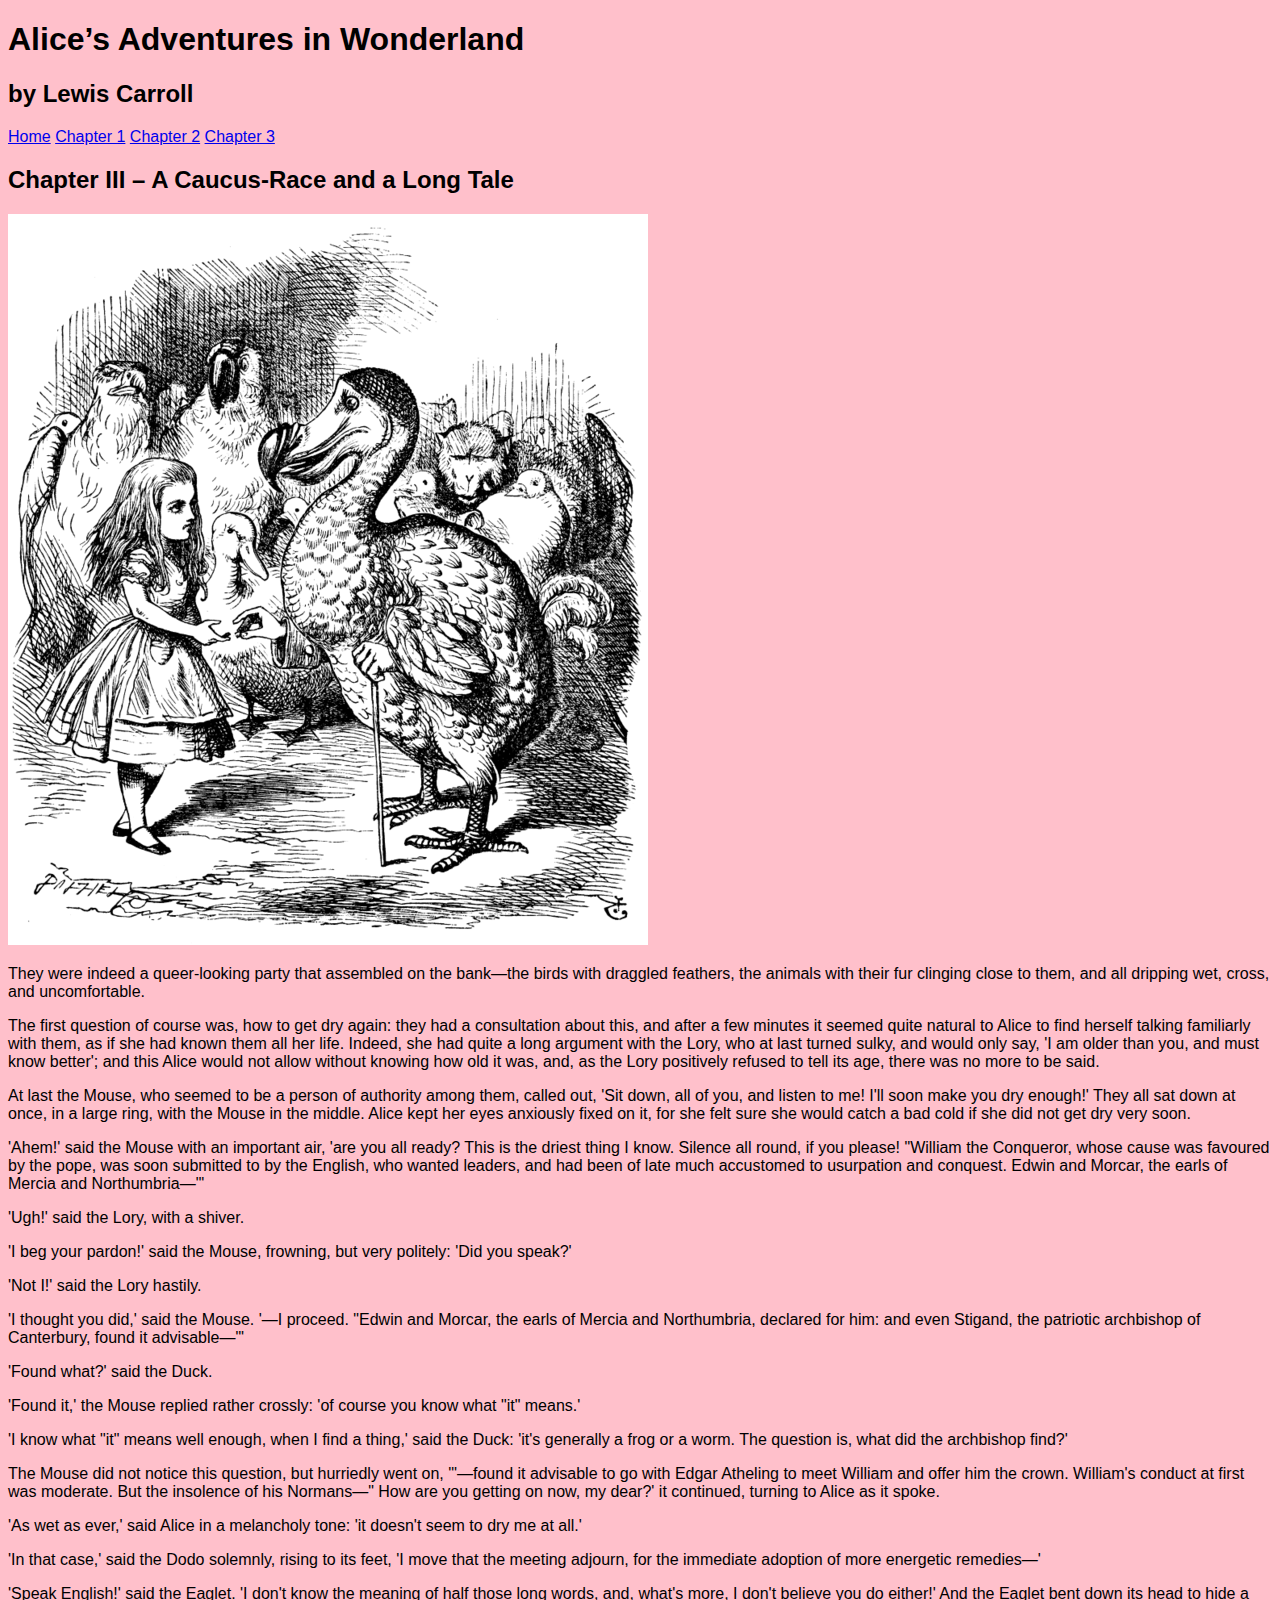
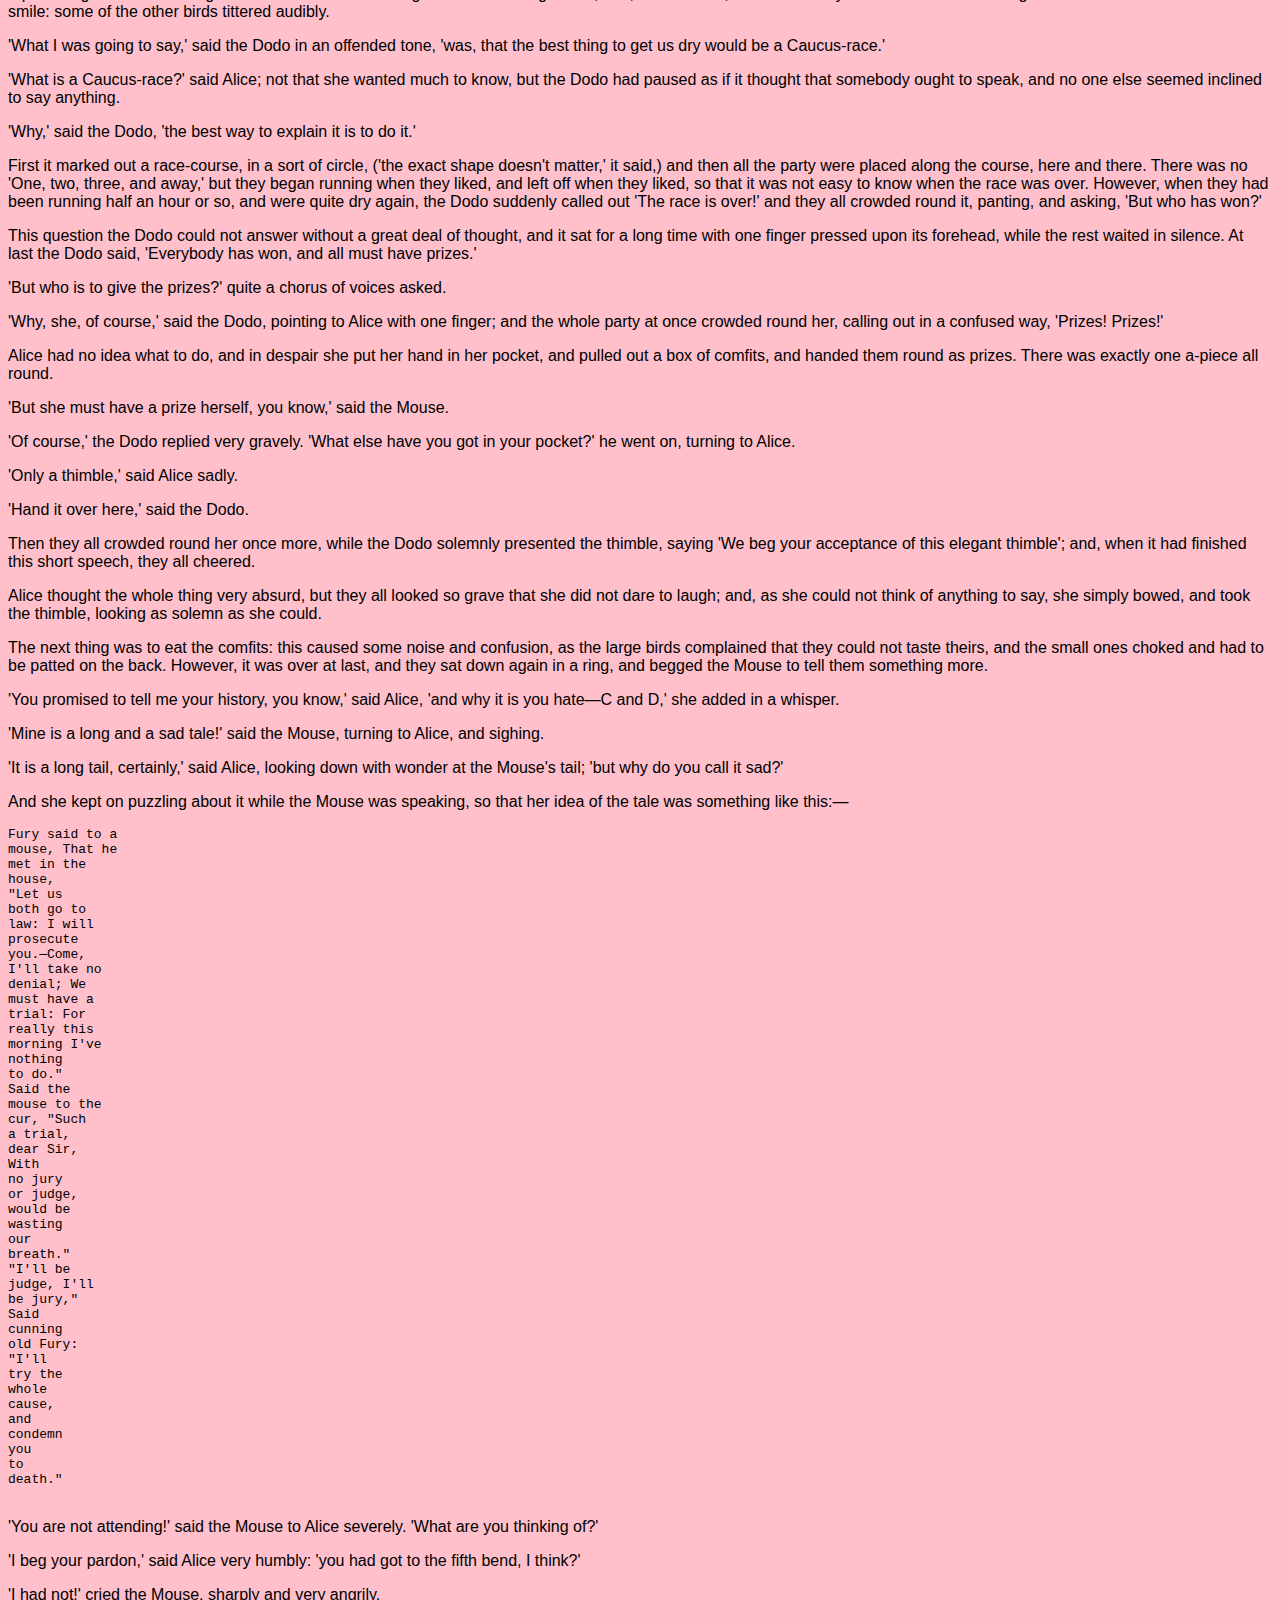
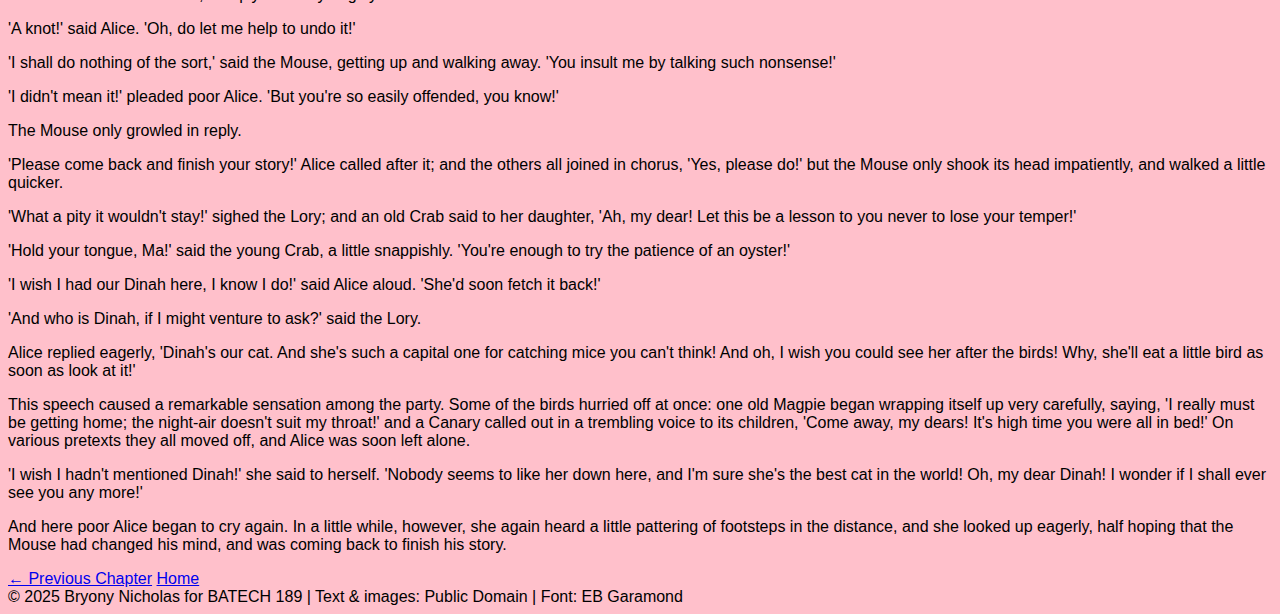
<file: chapter3.html>
<!DOCTYPE html>
<html lang="en">
<head>
    <meta charset="UTF-8">
    <meta name="viewport" content="width=device-width, initial-scale=1.0">
    <title>Chapter 3 – Alice’s Adventures in Wonderland</title>
    <link href="https://fonts.googleapis.com/css2?family=EB+Garamond&display=swap" rel="stylesheet">
    <link rel="stylesheet" href="style.css">
</head>
<body>
    <header>
        <h1>Alice’s Adventures in Wonderland</h1>
        <h2>by Lewis Carroll</h2>
    </header>
    <nav class="top-nav">
        <a href="index.html">Home</a>
        <a href="chapter1.html">Chapter 1</a>
        <a href="chapter2.html">Chapter 2</a>
        <a href="chapter3.html">Chapter 3</a>
    </nav>
  
    <main>
    <h2 class="chapter-title">Chapter III – A Caucus-Race and a Long Tale</h2>

    <img src="caucusrace.png" alt="The Dodo leading a Caucus-race" class="float-img">

    <p>They were indeed a queer-looking party that assembled on the bank—the birds with draggled feathers, the animals with their fur clinging close to them, and all dripping wet, cross, and uncomfortable.</p>

    <p>The first question of course was, how to get dry again: they had a consultation about this, and after a few minutes it seemed quite natural to Alice to find herself talking familiarly with them, as if she had known them all her life. Indeed, she had quite a long argument with the Lory, who at last turned sulky, and would only say, 'I am older than you, and must know better'; and this Alice would not allow without knowing how old it was, and, as the Lory positively refused to tell its age, there was no more to be said.</p>

    <p>At last the Mouse, who seemed to be a person of authority among them, called out, 'Sit down, all of you, and listen to me! I'll soon make you dry enough!' They all sat down at once, in a large ring, with the Mouse in the middle. Alice kept her eyes anxiously fixed on it, for she felt sure she would catch a bad cold if she did not get dry very soon.</p>

    <p>'Ahem!' said the Mouse with an important air, 'are you all ready? This is the driest thing I know. Silence all round, if you please! "William the Conqueror, whose cause was favoured by the pope, was soon submitted to by the English, who wanted leaders, and had been of late much accustomed to usurpation and conquest. Edwin and Morcar, the earls of Mercia and Northumbria—"'</p>

    <p>'Ugh!' said the Lory, with a shiver.</p>

    <p>'I beg your pardon!' said the Mouse, frowning, but very politely: 'Did you speak?'</p>

    <p>'Not I!' said the Lory hastily.</p>

    <p>'I thought you did,' said the Mouse. '—I proceed. "Edwin and Morcar, the earls of Mercia and Northumbria, declared for him: and even Stigand, the patriotic archbishop of Canterbury, found it advisable—"'</p>

    <p>'Found what?' said the Duck.</p>

    <p>'Found it,' the Mouse replied rather crossly: 'of course you know what "it" means.'</p>

    <p>'I know what "it" means well enough, when I find a thing,' said the Duck: 'it's generally a frog or a worm. The question is, what did the archbishop find?'</p>

    <p>The Mouse did not notice this question, but hurriedly went on, '"—found it advisable to go with Edgar Atheling to meet William and offer him the crown. William's conduct at first was moderate. But the insolence of his Normans—" How are you getting on now, my dear?' it continued, turning to Alice as it spoke.</p>

    <p>'As wet as ever,' said Alice in a melancholy tone: 'it doesn't seem to dry me at all.'</p>

    <p>'In that case,' said the Dodo solemnly, rising to its feet, 'I move that the meeting adjourn, for the immediate adoption of more energetic remedies—'</p>

    <p>'Speak English!' said the Eaglet. 'I don't know the meaning of half those long words, and, what's more, I don't believe you do either!' And the Eaglet bent down its head to hide a smile: some of the other birds tittered audibly.</p>

    <p>'What I was going to say,' said the Dodo in an offended tone, 'was, that the best thing to get us dry would be a Caucus-race.'</p>

    <p>'What is a Caucus-race?' said Alice; not that she wanted much to know, but the Dodo had paused as if it thought that somebody ought to speak, and no one else seemed inclined to say anything.</p>

    <p>'Why,' said the Dodo, 'the best way to explain it is to do it.'</p>

    <p>First it marked out a race-course, in a sort of circle, ('the exact shape doesn't matter,' it said,) and then all the party were placed along the course, here and there. There was no 'One, two, three, and away,' but they began running when they liked, and left off when they liked, so that it was not easy to know when the race was over. However, when they had been running half an hour or so, and were quite dry again, the Dodo suddenly called out 'The race is over!' and they all crowded round it, panting, and asking, 'But who has won?'</p>

    <p>This question the Dodo could not answer without a great deal of thought, and it sat for a long time with one finger pressed upon its forehead, while the rest waited in silence. At last the Dodo said, 'Everybody has won, and all must have prizes.'</p>

    <p>'But who is to give the prizes?' quite a chorus of voices asked.</p>

    <p>'Why, she, of course,' said the Dodo, pointing to Alice with one finger; and the whole party at once crowded round her, calling out in a confused way, 'Prizes! Prizes!'</p>

    <p>Alice had no idea what to do, and in despair she put her hand in her pocket, and pulled out a box of comfits, and handed them round as prizes. There was exactly one a-piece all round.</p>

    <p>'But she must have a prize herself, you know,' said the Mouse.</p>

    <p>'Of course,' the Dodo replied very gravely. 'What else have you got in your pocket?' he went on, turning to Alice.</p>

    <p>'Only a thimble,' said Alice sadly.</p>

    <p>'Hand it over here,' said the Dodo.</p>

    <p>Then they all crowded round her once more, while the Dodo solemnly presented the thimble, saying 'We beg your acceptance of this elegant thimble'; and, when it had finished this short speech, they all cheered.</p>

    <p>Alice thought the whole thing very absurd, but they all looked so grave that she did not dare to laugh; and, as she could not think of anything to say, she simply bowed, and took the thimble, looking as solemn as she could.</p>

    <p>The next thing was to eat the comfits: this caused some noise and confusion, as the large birds complained that they could not taste theirs, and the small ones choked and had to be patted on the back. However, it was over at last, and they sat down again in a ring, and begged the Mouse to tell them something more.</p>

    <p>'You promised to tell me your history, you know,' said Alice, 'and why it is you hate—C and D,' she added in a whisper.</p>

    <p>'Mine is a long and a sad tale!' said the Mouse, turning to Alice, and sighing.</p>

    <p>'It is a long tail, certainly,' said Alice, looking down with wonder at the Mouse's tail; 'but why do you call it sad?'</p>

    <p>And she kept on puzzling about it while the Mouse was speaking, so that her idea of the tale was something like this:—</p>

    <pre>
Fury said to a
mouse, That he
met in the
house,
"Let us
both go to
law: I will
prosecute
you.—Come,
I'll take no
denial; We
must have a
trial: For
really this
morning I've
nothing
to do."
Said the
mouse to the
cur, "Such
a trial,
dear Sir,
With
no jury
or judge,
would be
wasting
our
breath."
"I'll be
judge, I'll
be jury,"
Said
cunning
old Fury:
"I'll
try the
whole
cause,
and
condemn
you
to
death."
    </pre>

    <p>'You are not attending!' said the Mouse to Alice severely. 'What are you thinking of?'</p>

    <p>'I beg your pardon,' said Alice very humbly: 'you had got to the fifth bend, I think?'</p>

    <p>'I had not!' cried the Mouse, sharply and very angrily.</p>

    <p>'A knot!' said Alice. 'Oh, do let me help to undo it!'</p>

    <p>'I shall do nothing of the sort,' said the Mouse, getting up and walking away. 'You insult me by talking such nonsense!'</p>

    <p>'I didn't mean it!' pleaded poor Alice. 'But you're so easily offended, you know!'</p>

    <p>The Mouse only growled in reply.</p>

    <p>'Please come back and finish your story!' Alice called after it; and the others all joined in chorus, 'Yes, please do!' but the Mouse only shook its head impatiently, and walked a little quicker.</p>

    <p>'What a pity it wouldn't stay!' sighed the Lory; and an old Crab said to her daughter, 'Ah, my dear! Let this be a lesson to you never to lose your temper!'</p>

    <p>'Hold your tongue, Ma!' said the young Crab, a little snappishly. 'You're enough to try the patience of an oyster!'</p>

    <p>'I wish I had our Dinah here, I know I do!' said Alice aloud. 'She'd soon fetch it back!'</p>

    <p>'And who is Dinah, if I might venture to ask?' said the Lory.</p>

    <p>Alice replied eagerly, 'Dinah's our cat. And she's such a capital one for catching mice you can't think! And oh, I wish you could see her after the birds! Why, she'll eat a little bird as soon as look at it!'</p>

    <p>This speech caused a remarkable sensation among the party. Some of the birds hurried off at once: one old Magpie began wrapping itself up very carefully, saying, 'I really must be getting home; the night-air doesn't suit my throat!' and a Canary called out in a trembling voice to its children, 'Come away, my dears! It's high time you were all in bed!' On various pretexts they all moved off, and Alice was soon left alone.</p>

    <p>'I wish I hadn't mentioned Dinah!' she said to herself. 'Nobody seems to like her down here, and I'm sure she's the best cat in the world! Oh, my dear Dinah! I wonder if I shall ever see you any more!'</p>

    <p>And here poor Alice began to cry again. In a little while, however, she again heard a little pattering of footsteps in the distance, and she looked up eagerly, half hoping that the Mouse had changed his mind, and was coming back to finish his story.</p>
</main>
    
    <nav class="bottom-nav">
        <a href="chapter2.html">← Previous Chapter</a>
        <a href="index.html">Home</a>
    </nav>
    <footer>
        &copy; 2025 Bryony Nicholas for BATECH 189 | Text & images: Public Domain | Font: EB Garamond
    </footer>
</body>
</html>
</file>
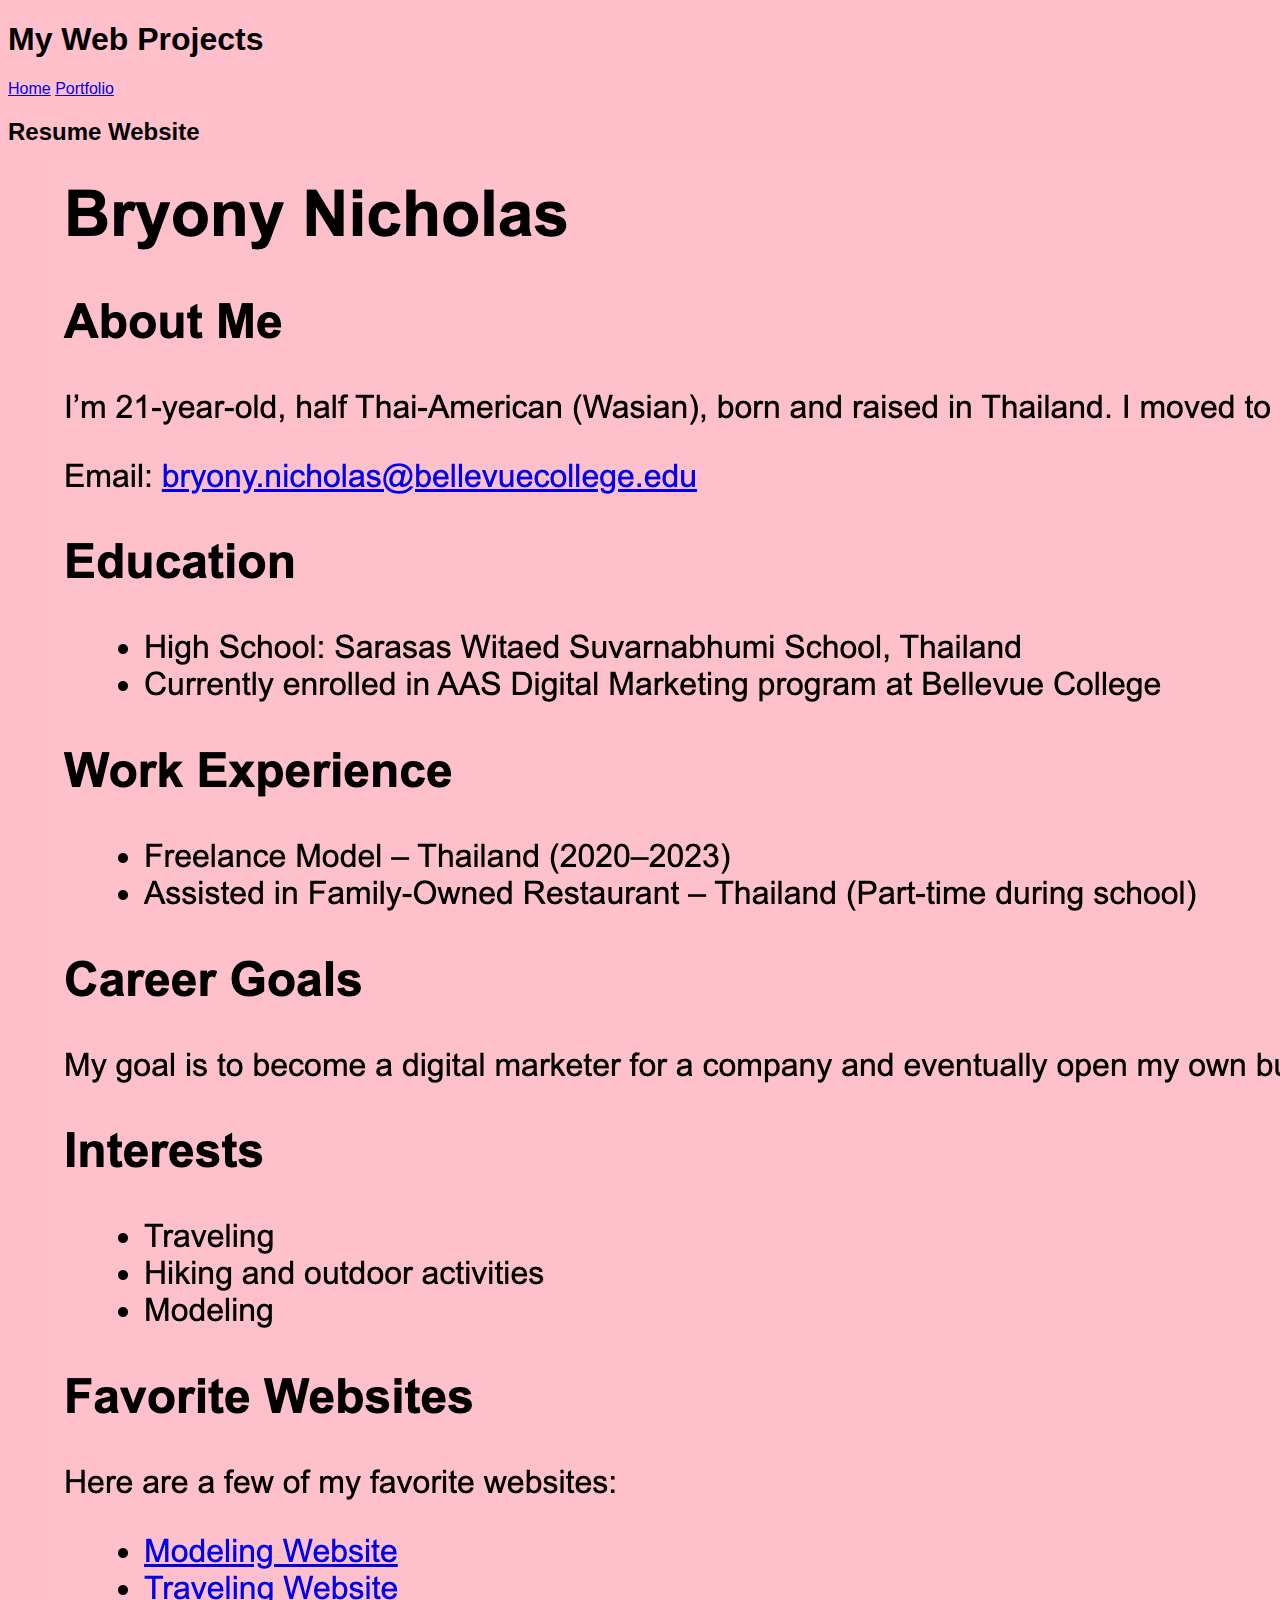
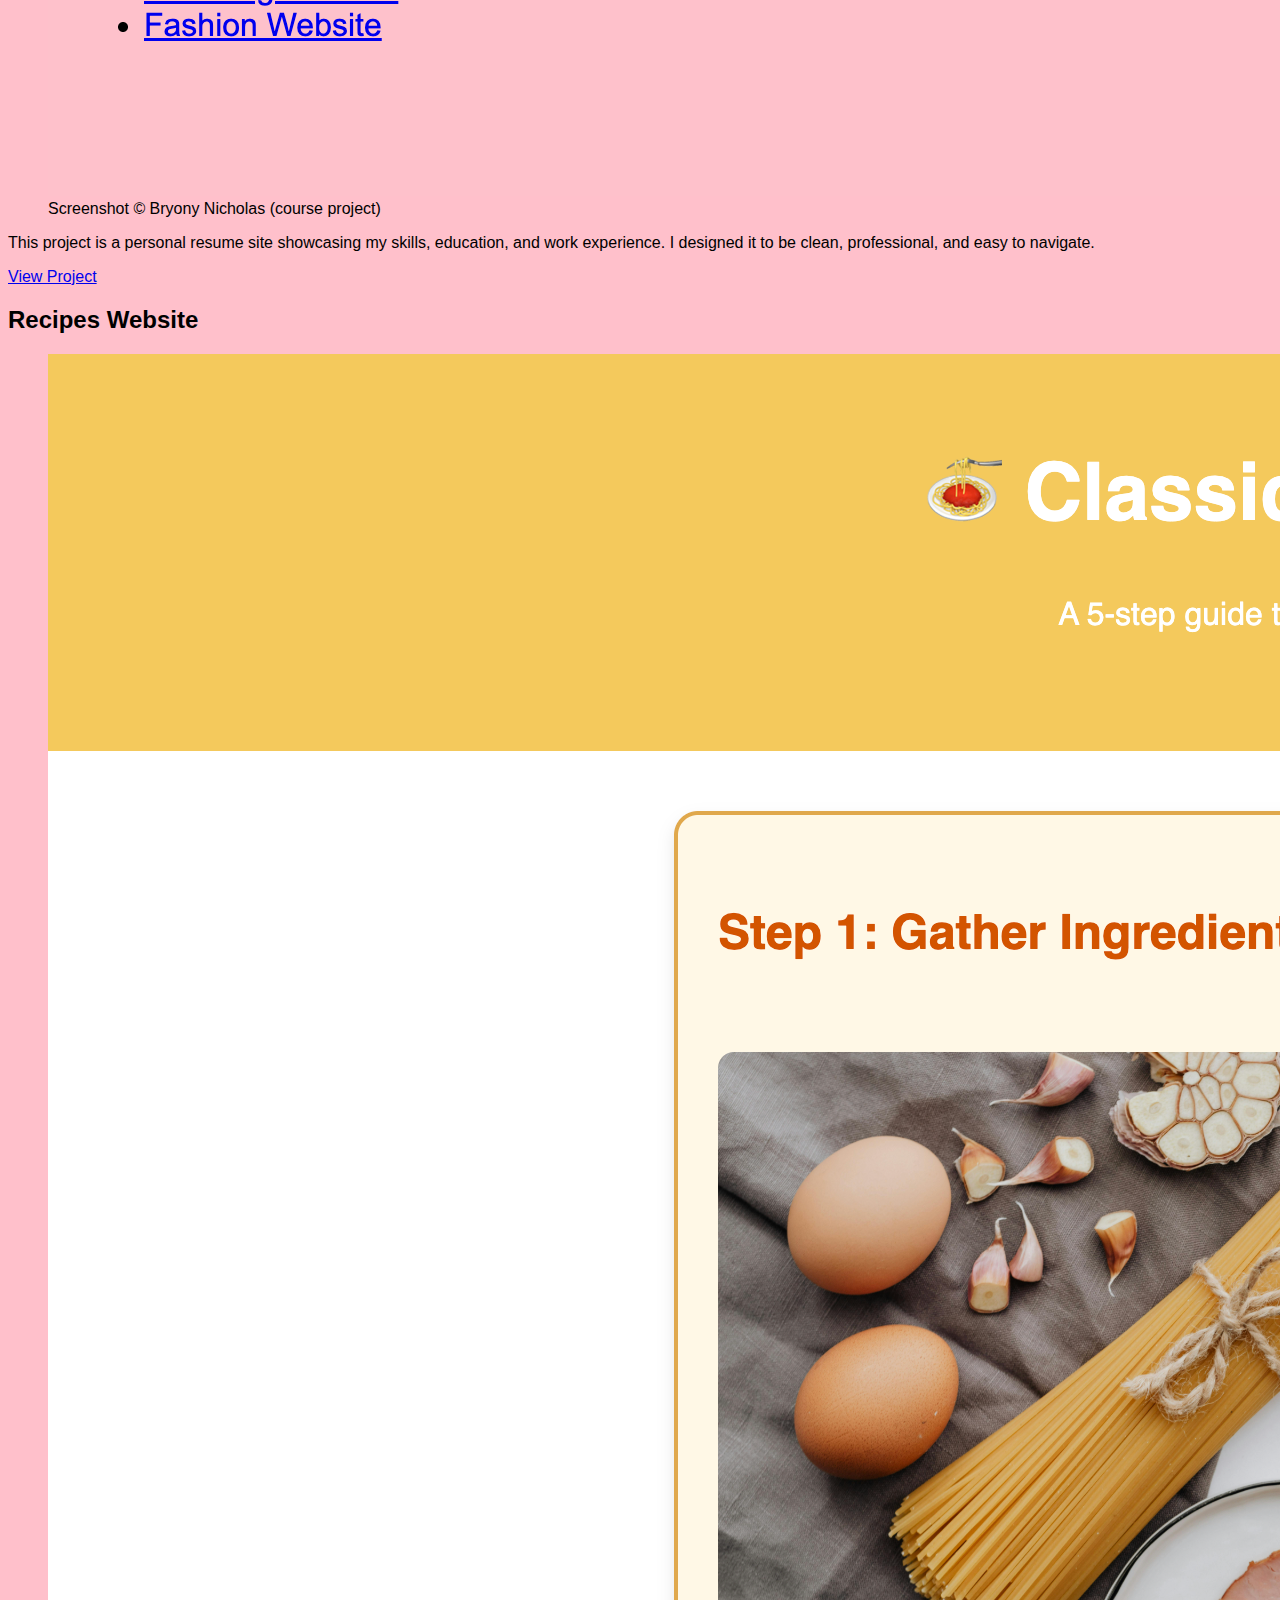
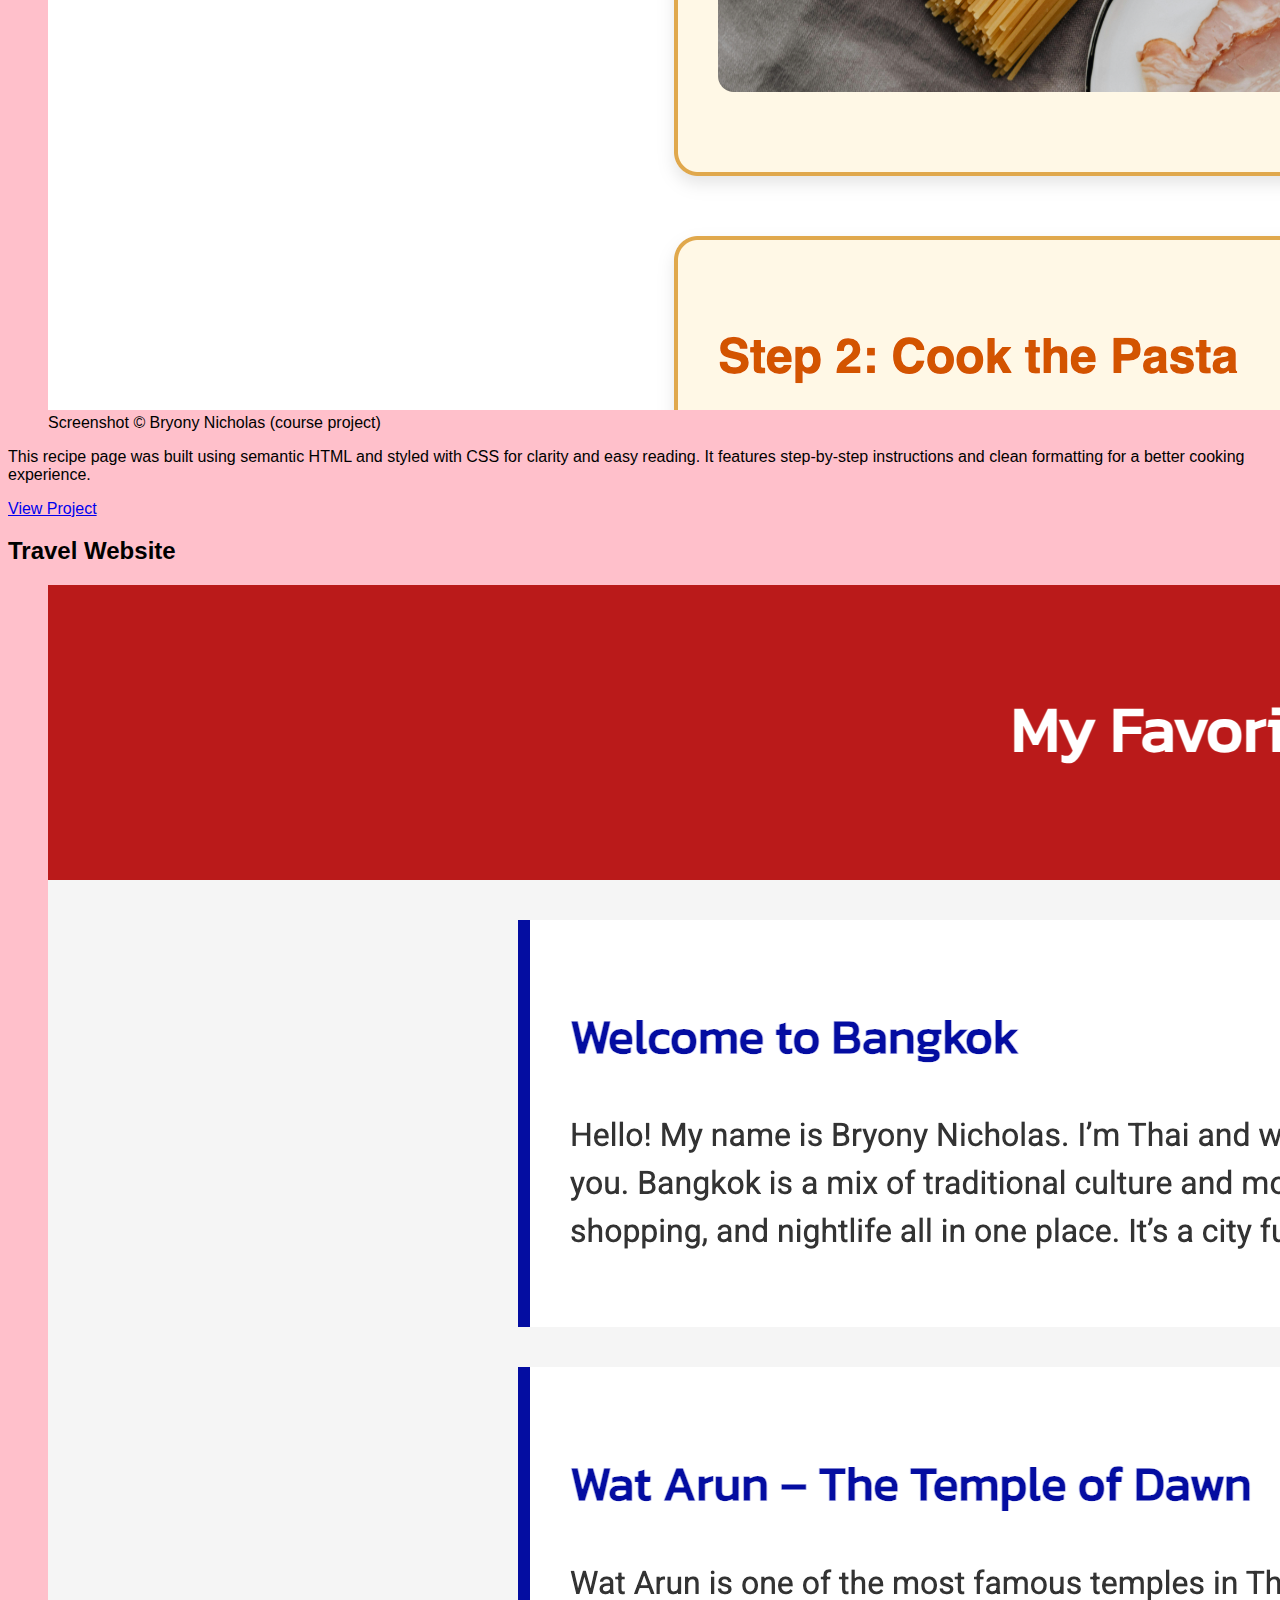
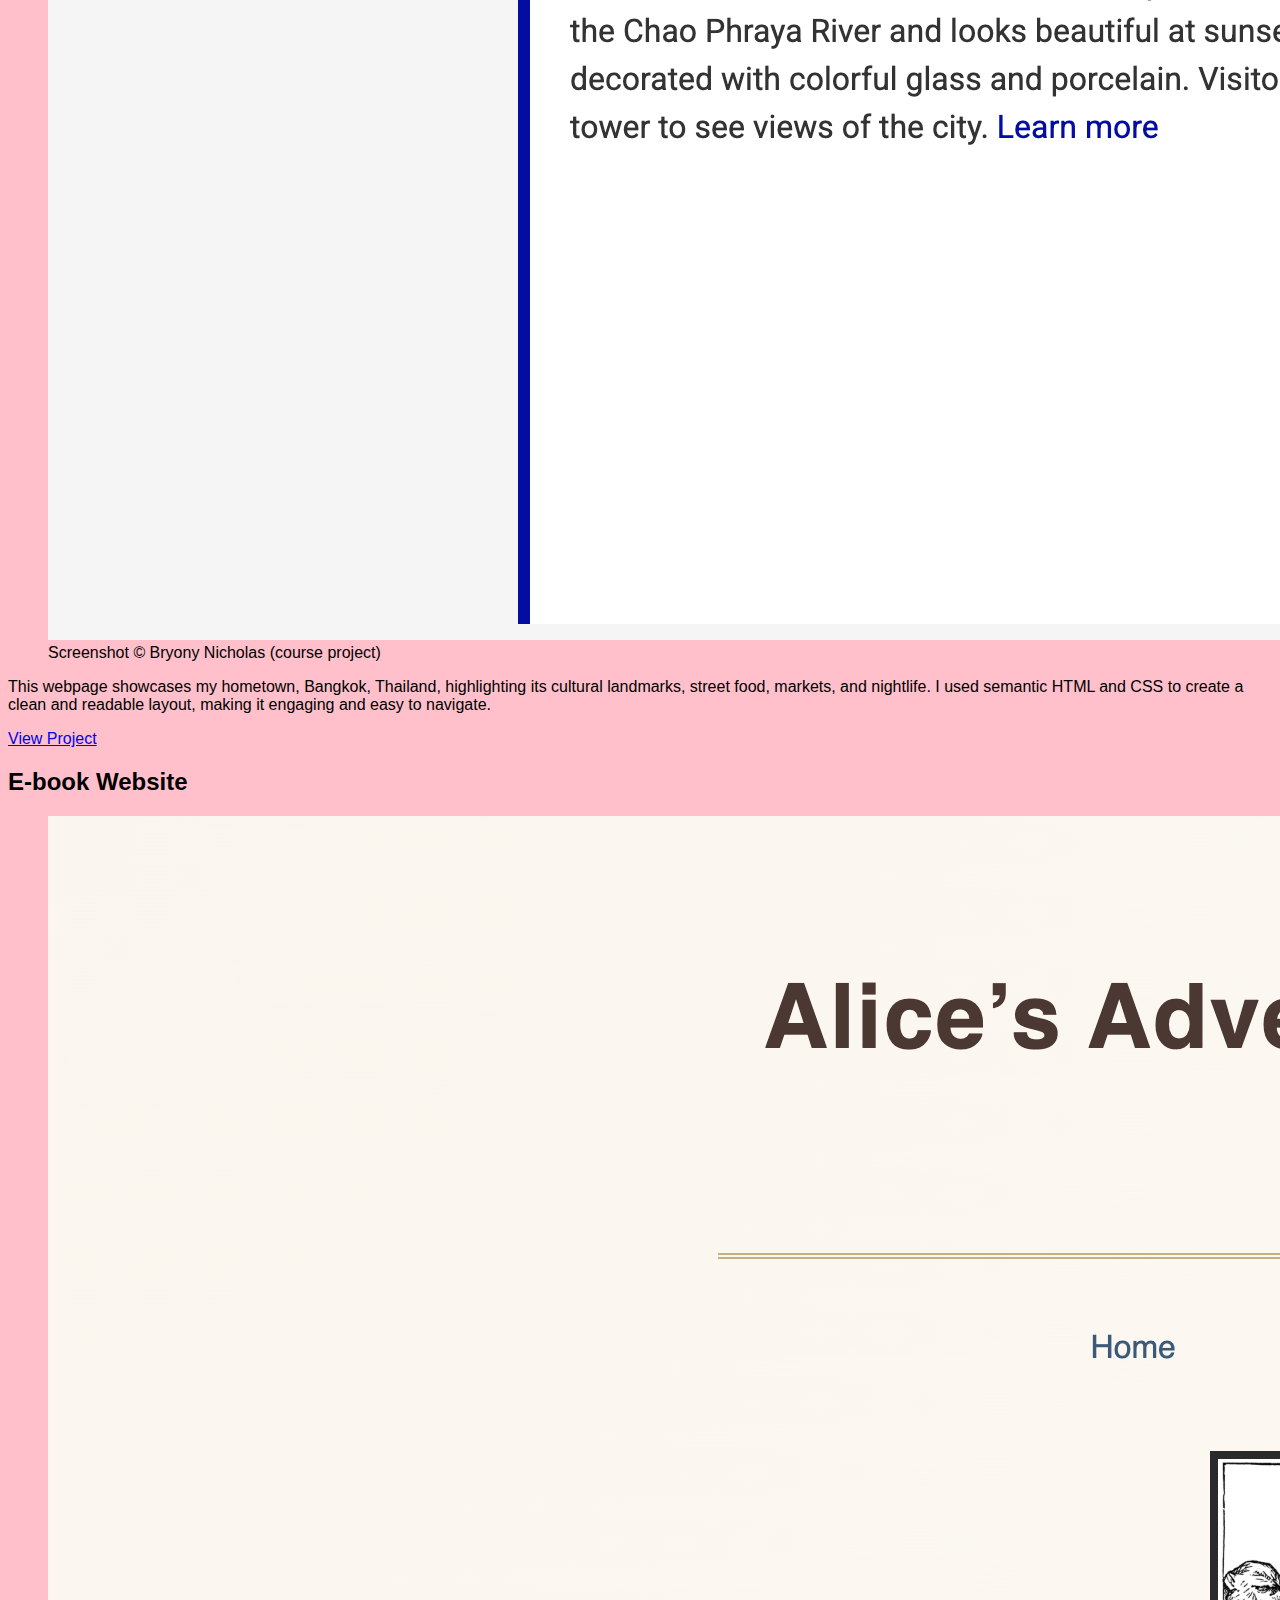
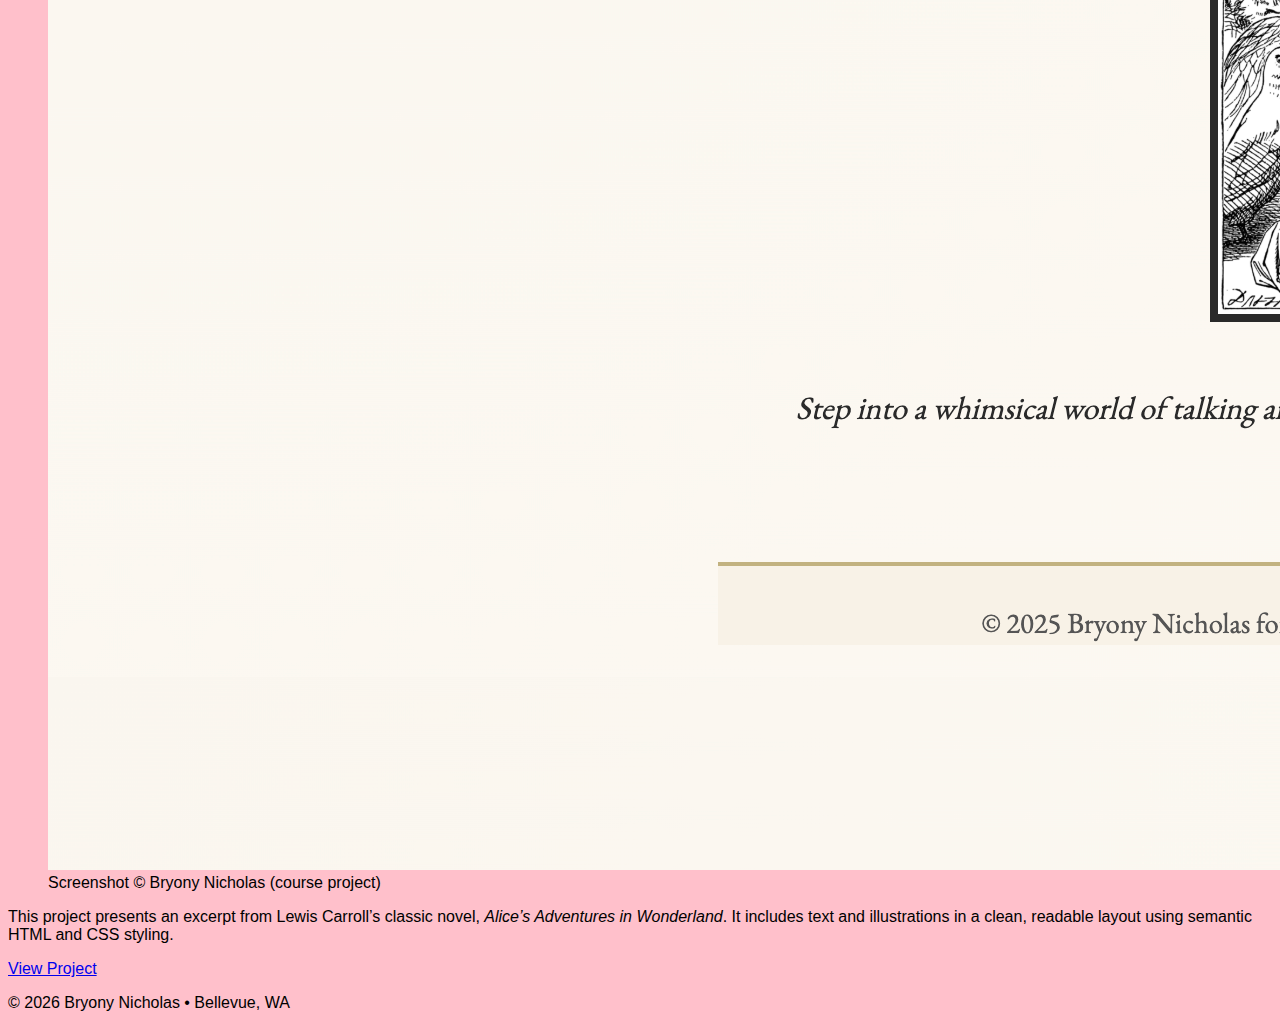
<file: portfolio.html>
<!DOCTYPE html>
<html lang="en">
<head>
    <meta charset="UTF-8">
    <meta name="viewport" content="width=device-width, initial-scale=1.0">
    <title>Bryony Nicholas - Portfolio</title>
    <meta name="description" content="Web portfolio by Bryony Nicholas: 4 class projects with screenshots, short descriptions, and links to view each site.">
    <link href="https://fonts.googleapis.com/css2?family=Poppins:wght@300;400;600&display=swap" rel="stylesheet">
    <link rel="stylesheet" href="style.css">
</head>
<body>
    <header>
        <h1>My Web Projects</h1>
        <nav>
            <a href="index.html" class="nav-btn">Home</a>
            <a href="portfolio.html" class="nav-btn">Portfolio</a>
        </nav>
    </header>

    <main>
        <section class="project readable">
            <h2>Resume Website</h2>
            <figure>
                <img src="screenshot1.png" alt="Screenshot of my Resume Website">
                <figcaption>Screenshot &copy; Bryony Nicholas (course project)</figcaption>
            </figure>
            <p>This project is a personal resume site showcasing my skills, education, and work experience. I designed it to be clean, professional, and easy to navigate.</p>
            <a href="project1/index.html" class="view-btn">View Project</a>
        </section>

        <section class="project readable">
    <h2>Recipes Website</h2>
    <figure>
        <img src="screenshot2.png" alt="Screenshot of my recipe page showing Classic Spaghetti Carbonara">
        <figcaption>Screenshot &copy; Bryony Nicholas (course project)</figcaption>
    </figure>
    <p>This recipe page was built using semantic HTML and styled with CSS for clarity and easy reading.  
       It features step-by-step instructions and clean formatting for a better cooking experience.</p>
    <a href="project2/index.html" class="view-btn">View Project</a>
</section>

        <section class="project readable">
    <h2>Travel Website</h2>
    <figure>
        <img src="screenshot3.png" alt="Screenshot of my Bangkok city webpage showing temples and sunset">
        <figcaption>Screenshot &copy; Bryony Nicholas (course project)</figcaption>
    </figure>
    <p>This webpage showcases my hometown, Bangkok, Thailand, highlighting its cultural landmarks, street food, markets, and nightlife.  
       I used semantic HTML and CSS to create a clean and readable layout, making it engaging and easy to navigate.</p>
    <a href="project3/index.html" class="view-btn">View Project</a>
</section>

    <section class="project readable">
    <h2>E-book Website</h2>
    <figure>
        <img src="screenshot4.png" alt="Screenshot of Alice's Adventures in Wonderland project">
        <figcaption>Screenshot &copy; Bryony Nicholas (course project)</figcaption>
    </figure>
    <p>
        This project presents an excerpt from Lewis Carroll’s classic novel, 
        <em>Alice’s Adventures in Wonderland</em>. It includes text and illustrations 
        in a clean, readable layout using semantic HTML and CSS styling.
    </p>
    <a href="project4/index.html" class="view-btn">View Project</a>
</section>
    </main>

    <footer>
        <p>&copy; <span id="year"></span> Bryony Nicholas • Bellevue, WA</p>
        <script>document.getElementById('year').textContent = new Date().getFullYear();</script>
    </footer>
</body>
</html>
</file>
<file: style.css>
body { 
      background-color: pink; 
      font-family: Arial, sans-serif;
      }
</file>
<file: project1/style.css>
body { 
      background-color: pink; 
      font-family: Arial, sans-serif;
      }
</file>
<file: project4/style.css>
body {
    font-family: 'EB Garamond', serif;
    background-color: #fdfaf4;
    color: #2a2a2a;
    line-height: 1.4em; 
    max-width: 50em; 
    margin: auto;
    padding: 1em 2em;
    text-align: left;
    background-image: radial-gradient(circle at top left, #faf6ef, #fdfaf4);
}

p {
    margin-bottom: 1.1em;
    text-align: left; 
    text-indent: 2em;
}

header {
    text-align: center;
    padding: 2em 0 1.5em 0;
    border-bottom: 3px double #c2b280;
}
header h1 {
    font-family: 'Open Sans', sans-serif;
    font-size: 2.8em;
    margin-bottom: 0.6em;
    letter-spacing: 1px;
    color: #4b3832;
    line-height: 1.2em; 
}
header h2 {
    font-family: 'Open Sans', sans-serif;
    font-size: 1.3em;
    font-weight: 400;
    margin-top: 0.6em;
    color: #7e685a;
}


.header-divider {
    display: flex;
    align-items: center;
    justify-content: center;
    margin: 0.4em 0;
}
.header-divider::before,
.header-divider::after {
    content: "";
    flex: 1;
    border-bottom: 1px solid #c2b280;
}
.header-divider span {
    padding: 0 0.5em;
    font-size: 1.2em;
    color: #c2b280;
}


.top-nav, .bottom-nav {
    display: flex;
    justify-content: center;
    gap: 1.5em;
    margin: 1.5em 0;
    font-family: 'Open Sans', sans-serif;
    flex-wrap: wrap;
}
.top-nav a, .bottom-nav a {
    text-decoration: none;
    color: #3a5a78;
    padding: 0.5em 1em;
    border-radius: 4px;
    border: 1px solid transparent;
    transition: all 0.3s ease;
}
.top-nav a:hover, .bottom-nav a:hover {
    background-color: #e9f3f9;
    border-color: #3a5a78;
}
.top-nav a.active {
    background-color: #3a5a78;
    color: white;
}


.chapter-title {
    text-align: center;
    margin-top: 1.5em;
    margin-bottom: 1em;
    font-size: 1.8em;
    font-weight: bold;
    color: #4b3832;
    border-bottom: 1px solid #c2b280;
    padding-bottom: 0.4em;
}


.float-img {
    float: right;
    margin: 0 0 1em 1em;
    max-width: 300px;
    height: auto;
    border: 3px solid #e0d3b8;
    border-radius: 6px;
}



.chapter-image {
    text-align: center;
    margin: 2em auto;
}

.chapter-image img {
    width: 80%;           
    max-width: 900px;  
    border: 5px solid #e0d3b8;
    border-radius: 8px;
    box-shadow: 0 4px 10px rgba(0,0,0,0.15);
}

.chapter-image figcaption {
    font-size: 0.9em;
    font-style: italic;
    color: #6e6e6e;
    margin-top: 0.5em;
}


p {
    margin-bottom: 1.1em;
    text-align: justify;
    text-indent: 2em;
}


footer {
    text-align: center;
    margin-top: 3em;
    padding-top: 1.2em;
    border-top: 2px solid #c2b280;
    font-size: 0.9em;
    color: #555;
    background-color: #f8f2e7;
}

@media (max-width: 768px) {
    body {
        padding: 1em;
    }
    .chapter-image img {
        max-width: 100%;
    }
}
</file>
